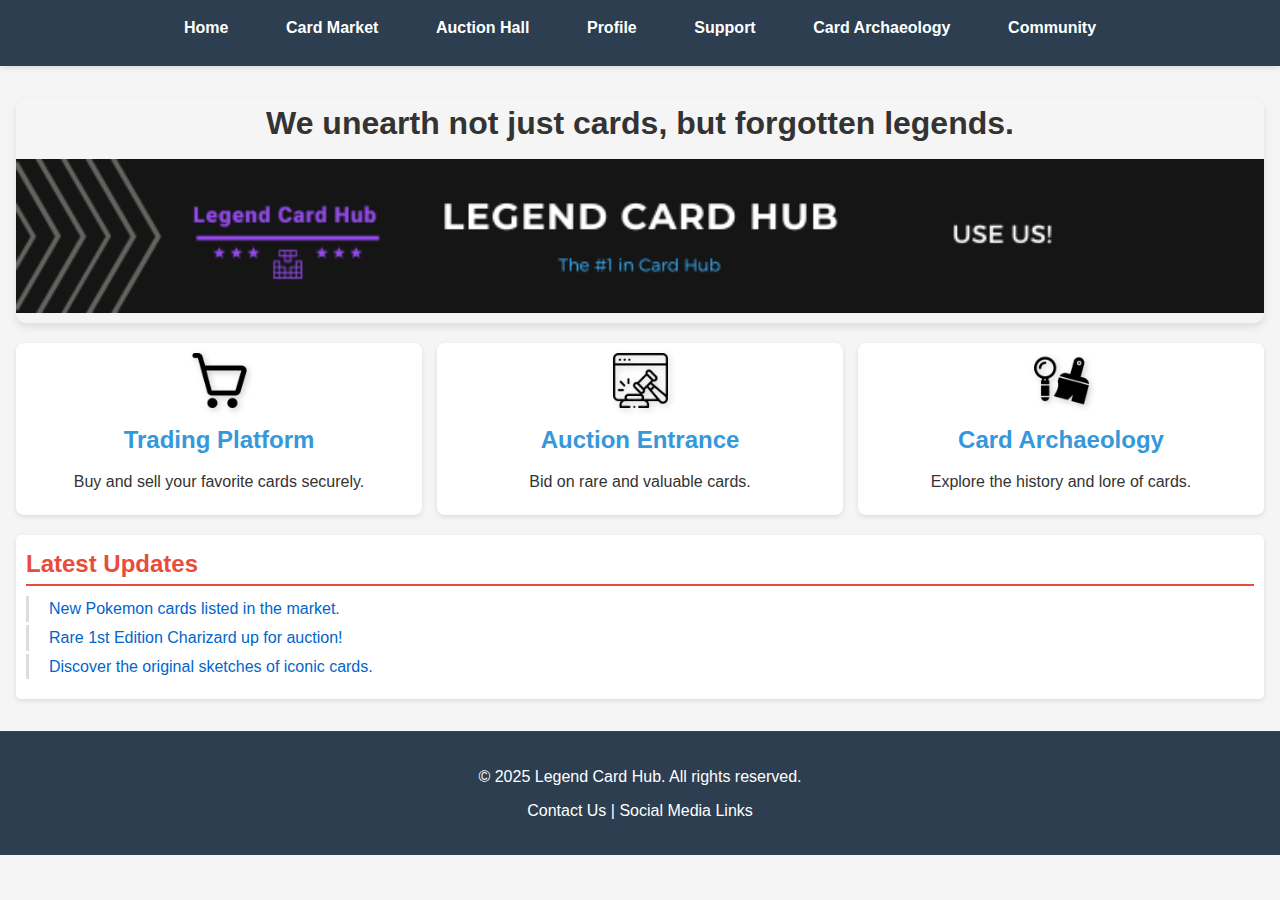
<file: index.html>
<!DOCTYPE html>
<html lang="en">
<head>
    <meta charset="UTF-8">
    <meta name="viewport" content="width=device-width, initial-scale=1.0">
    <title>Legend Card Hub</title>
    <link rel="stylesheet" href="style.css">
</head>
<body>
    <header>
        <nav>
            <ul>
                <li><a href="index.html">Home</a></li>
                <li><a href="market.html">Card Market</a></li>
                <li><a href="auction-ongoing.html">Auction Hall</a></li>
                <li><a href="profile.html">Profile</a></li>
                <li><a href="support.html">Support</a></li>
                <li><a href="archaeology.html">Card Archaeology</a></li>
                <li><a href="community.html">Community</a></li>
            </ul>
        </nav>
    </header>

    <main>
        <section class="banner">
            <h1>We unearth not just cards, but forgotten legends.</h1>
            <img src="placeholder-banner.jpg" alt="Banner Image of Cards" style="max-width: 100%;">
        </section>

        <section class="core-features">
            <div class="feature-item">
                <img src="placeholder-market.png" alt="Card Market Icon">
                <a href="market.html"><h2>Trading Platform</h2></a>
                <p>Buy and sell your favorite cards securely.</p>
            </div>
            <div class="feature-item">
                <img src="placeholder-auction.png" alt="Auction Icon">
                <a href="auction-ongoing.html"><h2>Auction Entrance</h2></a>
                <p>Bid on rare and valuable cards.</p>
            </div>
            <div class="feature-item">
                <img src="placeholder-archaeology.png" alt="Archaeology Icon">
                <a href="archaeology.html"><h2>Card Archaeology</h2></a>
                <p>Explore the history and lore of cards.</p>
            </div>
        </section>

        <section class="latest-updates">
            <h2>Latest Updates</h2>
            <ul>
                <li><a href="https://www.pokemon.com/us/pokemon-tcg">New Pokemon cards listed in the market.</a></li>
                <li><a href="https://edition.cnn.com/2022/03/26/us/pokemon-charizard-auction-trnd/index.html">Rare 1st Edition Charizard up for auction!</a></li>
                <li><a href="https://www.reddit.com/r/PokemonTCG/comments/1blxffn/all_the_pokemon_cards_inspired_by_classic_famous/?rdt=34765">Discover the original sketches of iconic cards.</a></li>
            </ul>
        </section>
    </main>

    <footer>
        <p>&copy; 2025 Legend Card Hub. All rights reserved.</p>
        <p>Contact Us | Social Media Links</p>
    </footer>
  <script src="script.js"></script>
<!--Start of Tawk.to Script-->
<script type="text/javascript">
var Tawk_API=Tawk_API||{}, Tawk_LoadStart=new Date();
(function(){
var s1=document.createElement("script"),s0=document.getElementsByTagName("script")[0];
s1.async=true;
s1.src='https://embed.tawk.to/67e64434c6d6c4190baef1d4/1indnkrg6';
s1.charset='UTF-8';
s1.setAttribute('crossorigin','*');
s0.parentNode.insertBefore(s1,s0);
})();
</script>
<!--End of Tawk.to Script-->
</body>
</html>
</file>
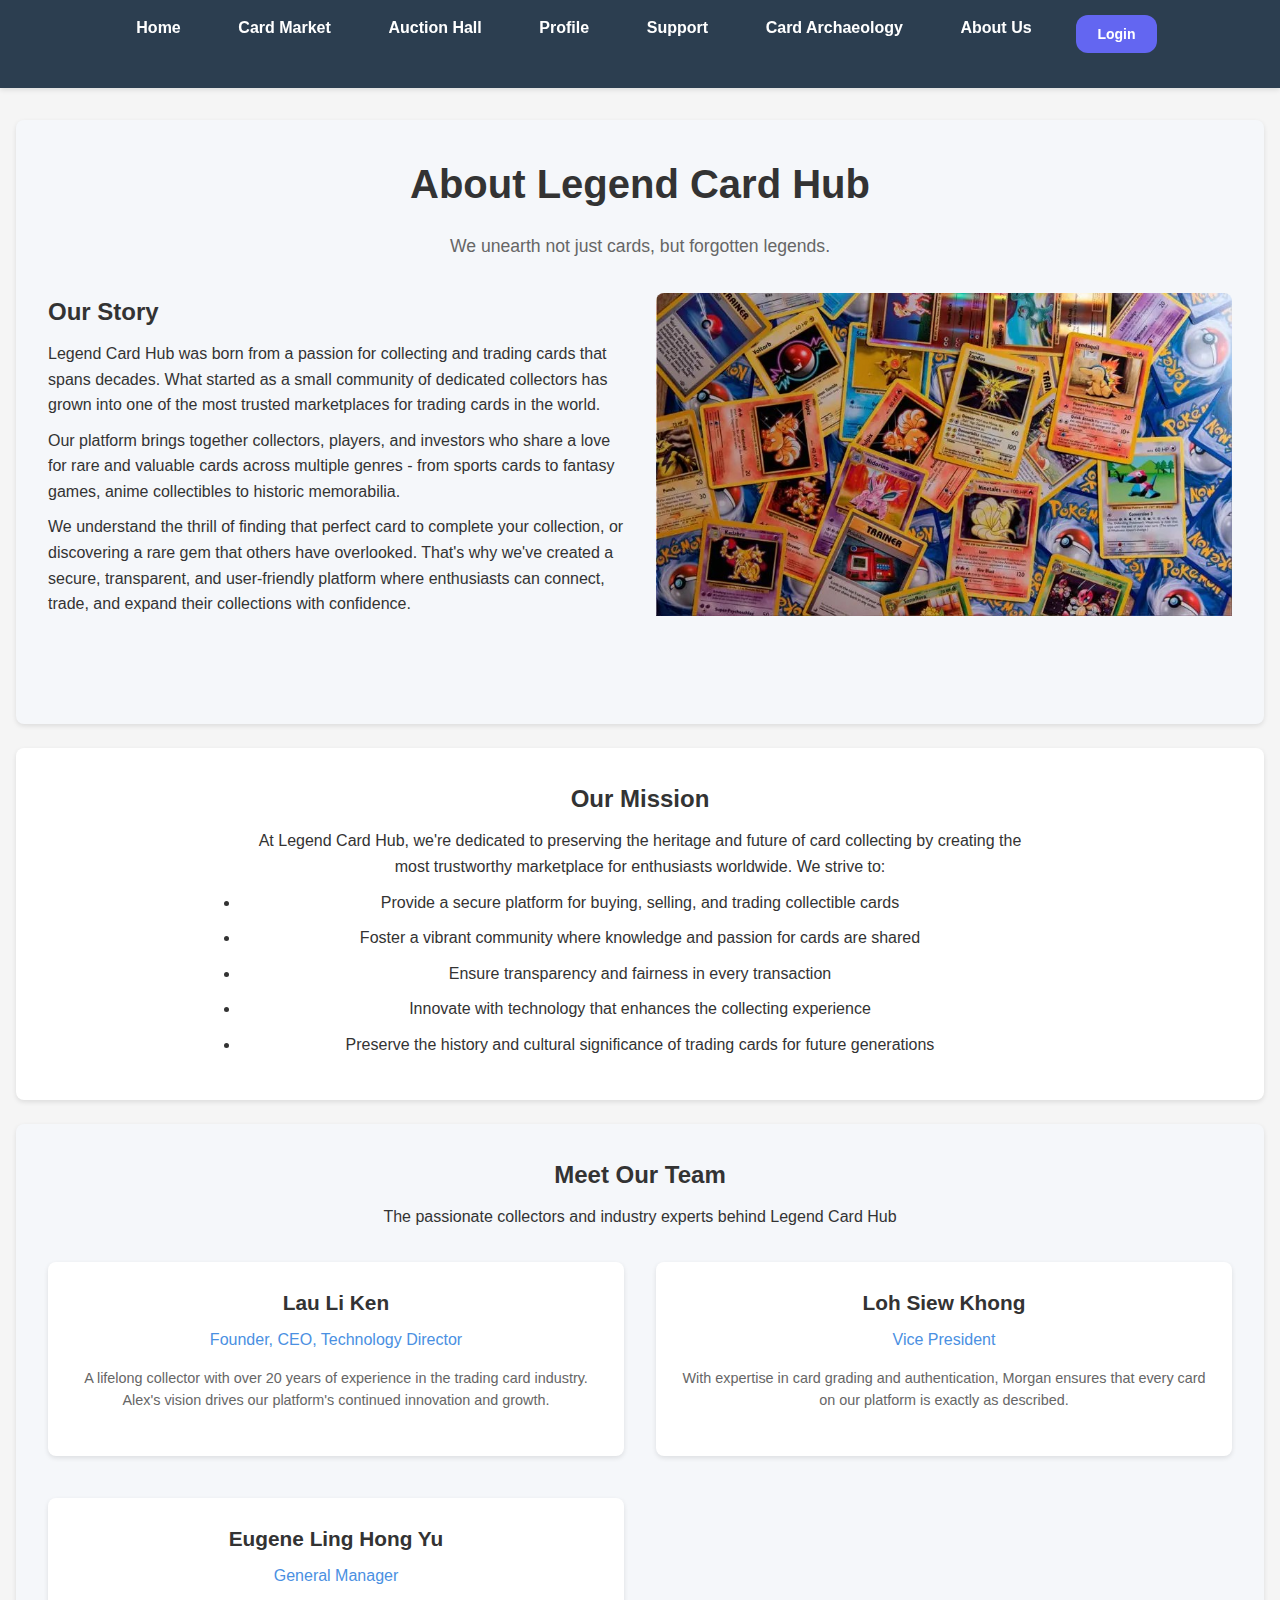
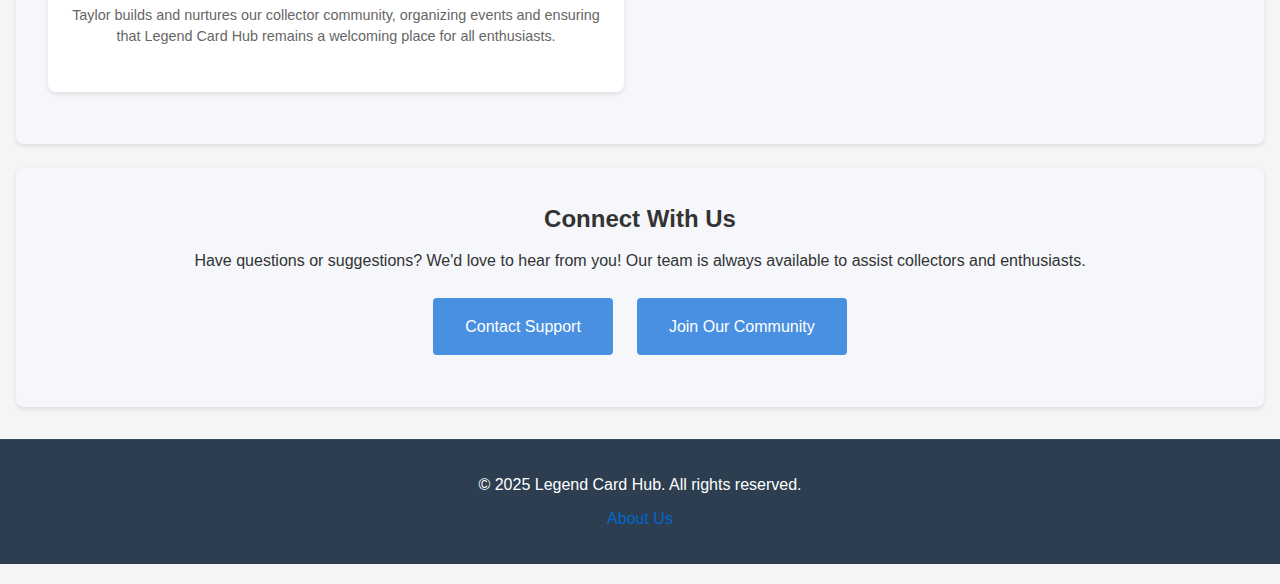
<file: aboutus.html>
<!DOCTYPE html>
<html lang="en">
<head>
    <meta charset="UTF-8">
    <meta name="viewport" content="width=device-width, initial-scale=1.0">
    <title>About Us - Legend Card Hub</title>
    <link rel="stylesheet" href="style.css">
    <link rel="stylesheet" href="login-styles.css">
    <style>
        /* About Us Page Specific Styles */
        .about-section {
            background-color: #f5f7fa;
            padding: 2rem;
            border-radius: 8px;
            margin-bottom: 1.5rem;
            box-shadow: 0 2px 5px rgba(0, 0, 0, 0.1);
        }

        .about-header {
            text-align: center;
            margin-bottom: 2rem;
        }

        .about-header h1 {
            color: #333;
            font-size: 2.5rem;
            margin-bottom: 1rem;
        }

        .about-header p {
            color: #666;
            font-size: 1.1rem;
            max-width: 800px;
            margin: 0 auto;
        }

        .about-content {
            display: flex;
            flex-wrap: wrap;
            gap: 2rem;
            margin-bottom: 3rem;
        }

        .about-text {
            flex: 1;
            min-width: 300px;
        }

        .about-image {
            flex: 1;
            min-width: 300px;
            border-radius: 8px;
            overflow: hidden;
        }

        .about-image img {
            width: 100%;
            height: auto;
            object-fit: cover;
        }

        .mission-section {
            background-color: #fff;
            padding: 2rem;
            border-radius: 8px;
            margin-bottom: 1.5rem;
            box-shadow: 0 2px 5px rgba(0, 0, 0, 0.1);
        }

        .mission-content {
            text-align: center;
            max-width: 800px;
            margin: 0 auto;
        }

        .team-section {
            background-color: #f5f7fa;
            padding: 2rem;
            border-radius: 8px;
            margin-bottom: 1.5rem;
            box-shadow: 0 2px 5px rgba(0, 0, 0, 0.1);
        }

        .team-header {
            text-align: center;
            margin-bottom: 2rem;
        }

        .team-grid {
            display: grid;
            grid-template-columns: repeat(auto-fill, minmax(400px, 1fr));
            gap: 2rem;
        }

        .team-member {
            text-align: center;
            background-color: #fff;
            border-radius: 8px;
            overflow: hidden;
            box-shadow: 0 2px 5px rgba(0, 0, 0, 0.1);
            transition: transform 0.2s ease, box-shadow 0.2s ease;
        }

        .team-member:hover {
            transform: translateY(-5px);
            box-shadow: 0 5px 15px rgba(0, 0, 0, 0.1);
        }

        .member-image {
            width: 100%;
            height: 250px;
            object-fit: cover;
        }

        .member-info {
            padding: 1.5rem;
        }

        .member-name {
            margin: 0 0 0.5rem 0;
            font-size: 1.3rem;
        }

        .member-role {
            color: #4a90e2;
            margin: 0 0 1rem 0;
            font-weight: 500;
        }

        .member-bio {
            color: #666;
            font-size: 0.9rem;
            line-height: 1.5;
        }

        .history-section {
            background-color: #fff;
            padding: 2rem;
            border-radius: 8px;
            margin-bottom: 1.5rem;
            box-shadow: 0 2px 5px rgba(0, 0, 0, 0.1);
        }

        .timeline {
            position: relative;
            max-width: 1000px;
            margin: 2rem auto;
            padding: 1rem 0;
        }

        .timeline::after {
            content: '';
            position: absolute;
            width: 4px;
            background-color: #4a90e2;
            top: 0;
            bottom: 0;
            left: 50%;
            margin-left: -2px;
        }

        .timeline-item {
            padding: 10px 40px;
            position: relative;
            width: 50%;
            box-sizing: border-box;
        }

        .timeline-item:nth-child(odd) {
            left: 0;
        }

        .timeline-item:nth-child(even) {
            left: 50%;
        }

        .timeline-item::after {
            content: '';
            position: absolute;
            width: 20px;
            height: 20px;
            background-color: #fff;
            border: 4px solid #4a90e2;
            border-radius: 50%;
            top: 15px;
            right: -10px;
            z-index: 1;
        }

        .timeline-item:nth-child(even)::after {
            left: -10px;
        }

        .timeline-content {
            padding: 1.5rem;
            background-color: #f5f7fa;
            border-radius: 8px;
            box-shadow: 0 2px 5px rgba(0, 0, 0, 0.1);
        }

        .timeline-year {
            font-weight: bold;
            color: #4a90e2;
            margin-top: 0;
        }

        .contact-section {
            background-color: #f5f7fa;
            padding: 2rem;
            border-radius: 8px;
            text-align: center;
            margin-bottom: 1.5rem;
            box-shadow: 0 2px 5px rgba(0, 0, 0, 0.1);
        }

        .contact-buttons {
            display: flex;
            justify-content: center;
            gap: 1.5rem;
            margin-top: 1.5rem;
            flex-wrap: wrap;
        }

        .contact-button {
            display: inline-block;
            padding: 1rem 2rem;
            background-color: #4a90e2;
            color: white;
            text-decoration: none;
            border-radius: 4px;
            font-weight: 500;
            transition: background-color 0.2s ease;
        }

        .contact-button:hover {
            background-color: #3a80d2;
        }

        /* Dark mode specifics */
        body.dark-mode .about-section,
        body.dark-mode .team-section,
        body.dark-mode .contact-section {
            background-color: #2a2a2a;
        }

        body.dark-mode .mission-section,
        body.dark-mode .history-section {
            background-color: #222;
        }

        body.dark-mode .team-member {
            background-color: #333;
        }

        body.dark-mode .timeline-content {
            background-color: #333;
        }

        body.dark-mode .about-header h1,
        body.dark-mode h2,
        body.dark-mode h3 {
            color: #e0e0e0;
        }

        body.dark-mode .about-header p,
        body.dark-mode p,
        body.dark-mode .member-bio {
            color: #bbb;
        }

        /* Responsive adjustments */
        @media (max-width: 768px) {
            .timeline::after {
                left: 31px;
            }
            
            .timeline-item {
                width: 100%;
                padding-left: 70px;
                padding-right: 25px;
            }
            
            .timeline-item:nth-child(even) {
                left: 0;
            }
            
            .timeline-item::after {
                left: 21px;
            }
            
            .timeline-item:nth-child(even)::after {
                left: 21px;
            }
        }
    </style>
</head>
<body>
    <header>
        <nav>
            <ul>
                <li><a href="index.html">Home</a></li>
                <li><a href="market.html">Card Market</a></li>
                <li><a href="auction-ongoing.html">Auction Hall</a></li>
                <li><a href="profile.html">Profile</a></li>
                <li><a href="support.html">Support</a></li>
                <li><a href="archaeology.html">Card Archaeology</a></li>
                <li><a href="aboutus.html">About Us</a></li>
                <li class="auth-buttons">
                    <button id="login-btn">Login</button>
                    <button id="logout-btn" style="display: none;">Logout</button>
                    <span id="user-display" style="display: none;">Welcome, <span id="username-display"></span>!</span>
                </li>
            </ul>
        </nav>
    </header>

    <main>
        <section class="about-section">
            <div class="about-header">
                <h1>About Legend Card Hub</h1>
                <p>We unearth not just cards, but forgotten legends.</p>
            </div>
            
            <div class="about-content">
                <div class="about-text">
                    <h2>Our Story</h2>
                    <p>Legend Card Hub was born from a passion for collecting and trading cards that spans decades. What started as a small community of dedicated collectors has grown into one of the most trusted marketplaces for trading cards in the world.</p>
                    <p>Our platform brings together collectors, players, and investors who share a love for rare and valuable cards across multiple genres - from sports cards to fantasy games, anime collectibles to historic memorabilia.</p>
                    <p>We understand the thrill of finding that perfect card to complete your collection, or discovering a rare gem that others have overlooked. That's why we've created a secure, transparent, and user-friendly platform where enthusiasts can connect, trade, and expand their collections with confidence.</p>
                </div>
                <div class="about-image">
                    <img src="placeholder-pokemon card.jpg" alt="Legend Card Hub Marketplace">
                </div>
            </div>
        </section>

        <section class="mission-section">
            <div class="mission-content">
                <h2>Our Mission</h2>
                <p>At Legend Card Hub, we're dedicated to preserving the heritage and future of card collecting by creating the most trustworthy marketplace for enthusiasts worldwide. We strive to:</p>
                <ul>
                    <li>Provide a secure platform for buying, selling, and trading collectible cards</li>
                    <li>Foster a vibrant community where knowledge and passion for cards are shared</li>
                    <li>Ensure transparency and fairness in every transaction</li>
                    <li>Innovate with technology that enhances the collecting experience</li>
                    <li>Preserve the history and cultural significance of trading cards for future generations</li>
                </ul>
            </div>
        </section>

        <section class="team-section">
            <div class="team-header">
                <h2>Meet Our Team</h2>
                <p>The passionate collectors and industry experts behind Legend Card Hub</p>
            </div>
            <div class="team-grid">
                <div class="team-member">
                    <div class="member-info">
                        <h3 class="member-name">Lau Li Ken</h3>
                        <p class="member-role">Founder, CEO, Technology Director</p>
                        <p class="member-bio">A lifelong collector with over 20 years of experience in the trading card industry. Alex's vision drives our platform's continued innovation and growth.</p>
                    </div>
                </div>
                
                <div class="team-member">
                    <div class="member-info">
                        <h3 class="member-name">Loh Siew Khong</h3>
                        <p class="member-role">Vice President</p>
                        <p class="member-bio">With expertise in card grading and authentication, Morgan ensures that every card on our platform is exactly as described.</p>
                    </div>
                </div>
                
                <div class="team-member">
                    <div class="member-info">
                        <h3 class="member-name">Eugene Ling Hong Yu</h3>
                        <p class="member-role">General Manager</p>
                        <p class="member-bio">Taylor builds and nurtures our collector community, organizing events and ensuring that Legend Card Hub remains a welcoming place for all enthusiasts.</p>
                    </div>
                </div>
            </div>
        </section>

        <section class="contact-section">
            <h2>Connect With Us</h2>
            <p>Have questions or suggestions? We'd love to hear from you! Our team is always available to assist collectors and enthusiasts.</p>
            <div class="contact-buttons">
                <a href="support.html" class="contact-button">Contact Support</a>
                <a href="https://discord.gg/EwYqhcFq" class="contact-button">Join Our Community</a>
            </div>
        </section>
    </main>

    <footer>
        <p>&copy; 2025 Legend Card Hub. All rights reserved.</p>
        <p><a href="aboutus.html">About Us</a></p>
    </footer>

    <script src="script.js"></script>
    <script>
        // Dark mode toggle functionality
        document.addEventListener('DOMContentLoaded', function() {
            const darkModeToggle = document.getElementById('dark-mode-toggle');
            if (darkModeToggle) {
                darkModeToggle.addEventListener('click', function() {
                    document.body.classList.toggle('dark-mode');
                });
            }
        });
    </script>
  <script src="script.js"></script>
  <script src="login-component.js"></script>
<!--Start of Tawk.to Script-->
<script type="text/javascript">
var Tawk_API=Tawk_API||{}, Tawk_LoadStart=new Date();
(function(){
var s1=document.createElement("script"),s0=document.getElementsByTagName("script")[0];
s1.async=true;
s1.src='https://embed.tawk.to/67e64434c6d6c4190baef1d4/1indnkrg6';
s1.charset='UTF-8';
s1.setAttribute('crossorigin','*');
s0.parentNode.insertBefore(s1,s0);
})();
</script>
<!--End of Tawk.to Script-->
</body>
</html>
</file>
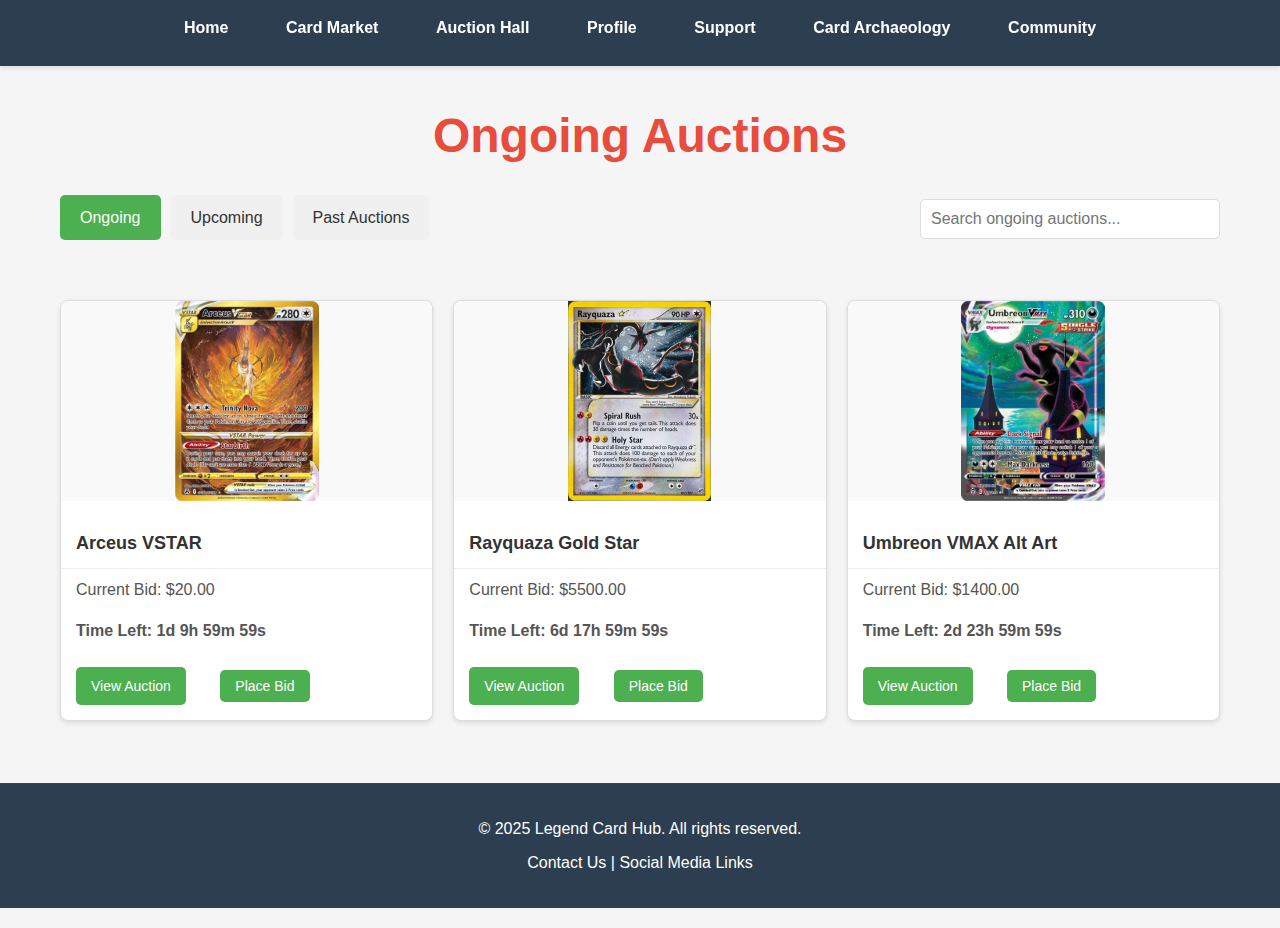
<file: auction-ongoing.html>
<!DOCTYPE html>
<html lang="en">
<head>
    <meta charset="UTF-8">
    <meta name="viewport" content="width=device-width, initial-scale=1.0">
    <title>Ongoing Auctions - Legend Card Hub</title>
    <link rel="stylesheet" href="style.css">
</head>
<body>
    <header>
        <nav>
            <ul>
                <li><a href="index.html">Home</a></li>
                <li><a href="market.html">Card Market</a></li>
                <li><a href="auction-ongoing.html">Auction Hall</a></li>
                <li><a href="profile.html">Profile</a></li>
                <li><a href="support.html">Support</a></li>
                <li><a href="archaeology.html">Card Archaeology</a></li>
                <li><a href="community.html">Community</a></li>
            </ul>
        </nav>
    </header>

    <main>
        <section class="auction-header">
            <h1>Ongoing Auctions</h1>
            <div class="auction-controls">
                <div class="auction-navigation">
                    <a href="auction-ongoing.html" class="active">Ongoing</a>
                    <a href="auction-upcoming.html">Upcoming</a>
                    <a href="auction-past.html">Past Auctions</a>
                </div>
                <div class="auction-search-container">
                    <input type="text" class="auction-search" placeholder="Search ongoing auctions...">
                </div>
            </div>
        </section>

        <section class="auction-listings">
            <div class="auction-item" data-id="1">
                <img src="placeholder-Arceus VSTAR.jpg" alt="Arceus VSTAR">
                <h3>Arceus VSTAR</h3>
                <p>Current Bid: $20.00</p>
                <p class="time-info countdown" data-time-left="122400">Time Left: Loading...</p>
                <a href="https://www.pricecharting.com/game/pokemon-crown-zenith/arceus-vstar-gg70" class="view-auction-btn">View Auction</a>
                <button class="place-bid-btn" data-auction-id="1">Place Bid</button>
            </div>
            <div class="auction-item" data-id="2">
                <img src="placeholder-Rayquaza Gold Star.jpg" alt="Rayquaza Gold Star">
                <h3>Rayquaza Gold Star</h3>
                <p>Current Bid: $5500.00</p>
                <p class="time-info countdown" data-time-left="583200">Time Left: Loading...</p>
                <a href="https://www.pricecharting.com/game/pokemon-deoxys/rayquaza-gold-star-107?q=rayquaza+gold+star" class="view-auction-btn">View Auction</a>
                <button class="place-bid-btn" data-auction-id="2">Place Bid</button>
            </div>
            <div class="auction-item" data-id="3">
                <img src="placeholder-Umbreon VMAX Alt Art.jpg" alt="Umbreon VMAX Alt Art">
                <h3>Umbreon VMAX Alt Art</h3>
                <p>Current Bid: $1400.00</p>
                <p class="time-info countdown" data-time-left="259200">Time Left: Loading...</p>
                <a href="https://www.pricecharting.com/game/pokemon-evolving-skies/umbreon-vmax-215" class="view-auction-btn">View Auction</a>
                <button class="place-bid-btn" data-auction-id="3">Place Bid</button>
            </div>
        </section>
    </main>

    <footer>
        <p>&copy; 2025 Legend Card Hub. All rights reserved.</p>
        <p>Contact Us | Social Media Links</p>
    </footer>
    
    <script src="auction-ongoing.js"></script>
    <!--Start of Tawk.to Script-->
    <script type="text/javascript">
    var Tawk_API=Tawk_API||{}, Tawk_LoadStart=new Date();
    (function(){
    var s1=document.createElement("script"),s0=document.getElementsByTagName("script")[0];
    s1.async=true;
    s1.src='https://embed.tawk.to/67e64434c6d6c4190baef1d4/1indnkrg6';
    s1.charset='UTF-8';
    s1.setAttribute('crossorigin','*');
    s0.parentNode.insertBefore(s1,s0);
    })();
    </script>
    <!--End of Tawk.to Script-->
</body>
</html>
</file>
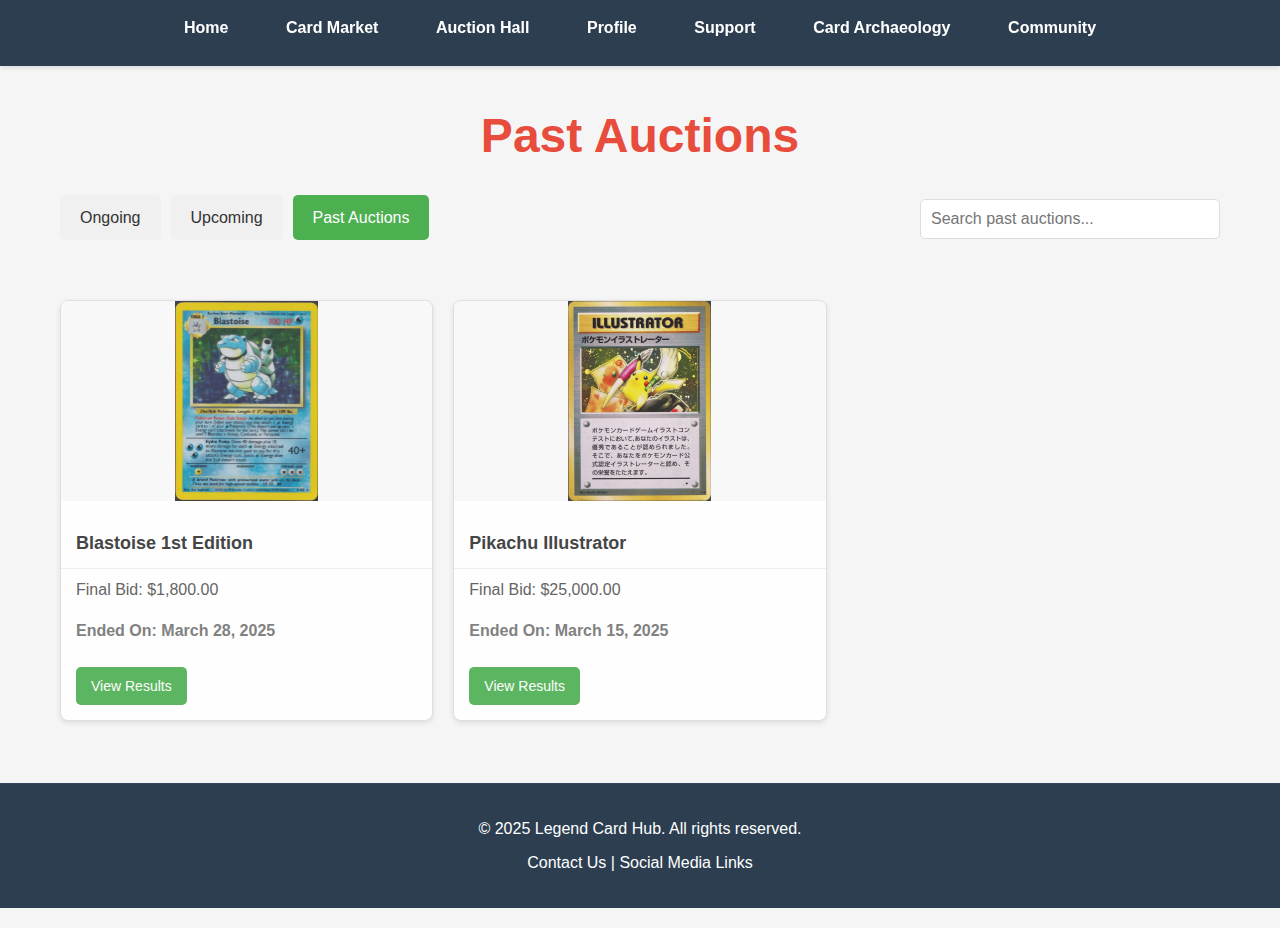
<file: auction-past.html>
<!DOCTYPE html>
<html lang="en">
<head>
    <meta charset="UTF-8">
    <meta name="viewport" content="width=device-width, initial-scale=1.0">
    <title>Past Auctions - Legend Card Hub</title>
    <link rel="stylesheet" href="style.css">
</head>
<body>
    <header>
        <nav>
            <ul>
                <li><a href="index.html">Home</a></li>
                <li><a href="market.html">Card Market</a></li>
                <li><a href="auction-ongoing.html">Auction Hall</a></li>
                <li><a href="profile.html">Profile</a></li>
                <li><a href="support.html">Support</a></li>
                <li><a href="archaeology.html">Card Archaeology</a></li>
                <li><a href="community.html">Community</a></li>
            </ul>
        </nav>
    </header>

    <main>
        <section class="auction-header">
            <h1>Past Auctions</h1>
            <div class="auction-controls">
                <div class="auction-navigation">
                    <a href="auction-ongoing.html">Ongoing</a>
                    <a href="auction-upcoming.html">Upcoming</a>
                    <a href="auction-past.html" class="active">Past Auctions</a>
                </div>
                <div class="auction-search-container">
                    <input type="text" class="auction-search" placeholder="Search past auctions...">
                </div>
            </div>
        </section>

        <section class="auction-listings">
            <div class="auction-item past-item" data-id="6">
                <img src="placeholder-Blastoise Base Set.jpg" alt="Blastoise 1st Edition">
                <h3>Blastoise 1st Edition</h3>
                <p>Final Bid: $1,800.00</p>
                <p class="time-info">Ended On: March 28, 2025</p>
                <a href="#auction-6" class="view-results-btn">View Results</a>
            </div>
            <div class="auction-item past-item" data-id="7">
                <img src="placeholder-Pikachu Illustrator.jpg" alt="Pikachu Illustrator">
                <h3>Pikachu Illustrator</h3>
                <p>Final Bid: $25,000.00</p>
                <p class="time-info">Ended On: March 15, 2025</p>
                <a href="#auction-7" class="view-results-btn">View Results</a>
            </div>
        </section>
    </main>

    <footer>
        <p>&copy; 2025 Legend Card Hub. All rights reserved.</p>
        <p>Contact Us | Social Media Links</p>
    </footer>
    
    <script src="auction-past.js"></script>
    <!--Start of Tawk.to Script-->
    <script type="text/javascript">
    var Tawk_API=Tawk_API||{}, Tawk_LoadStart=new Date();
    (function(){
    var s1=document.createElement("script"),s0=document.getElementsByTagName("script")[0];
    s1.async=true;
    s1.src='https://embed.tawk.to/67e64434c6d6c4190baef1d4/1indnkrg6';
    s1.charset='UTF-8';
    s1.setAttribute('crossorigin','*');
    s0.parentNode.insertBefore(s1,s0);
    })();
    </script>
    <!--End of Tawk.to Script-->
</body>
</html>
</file>
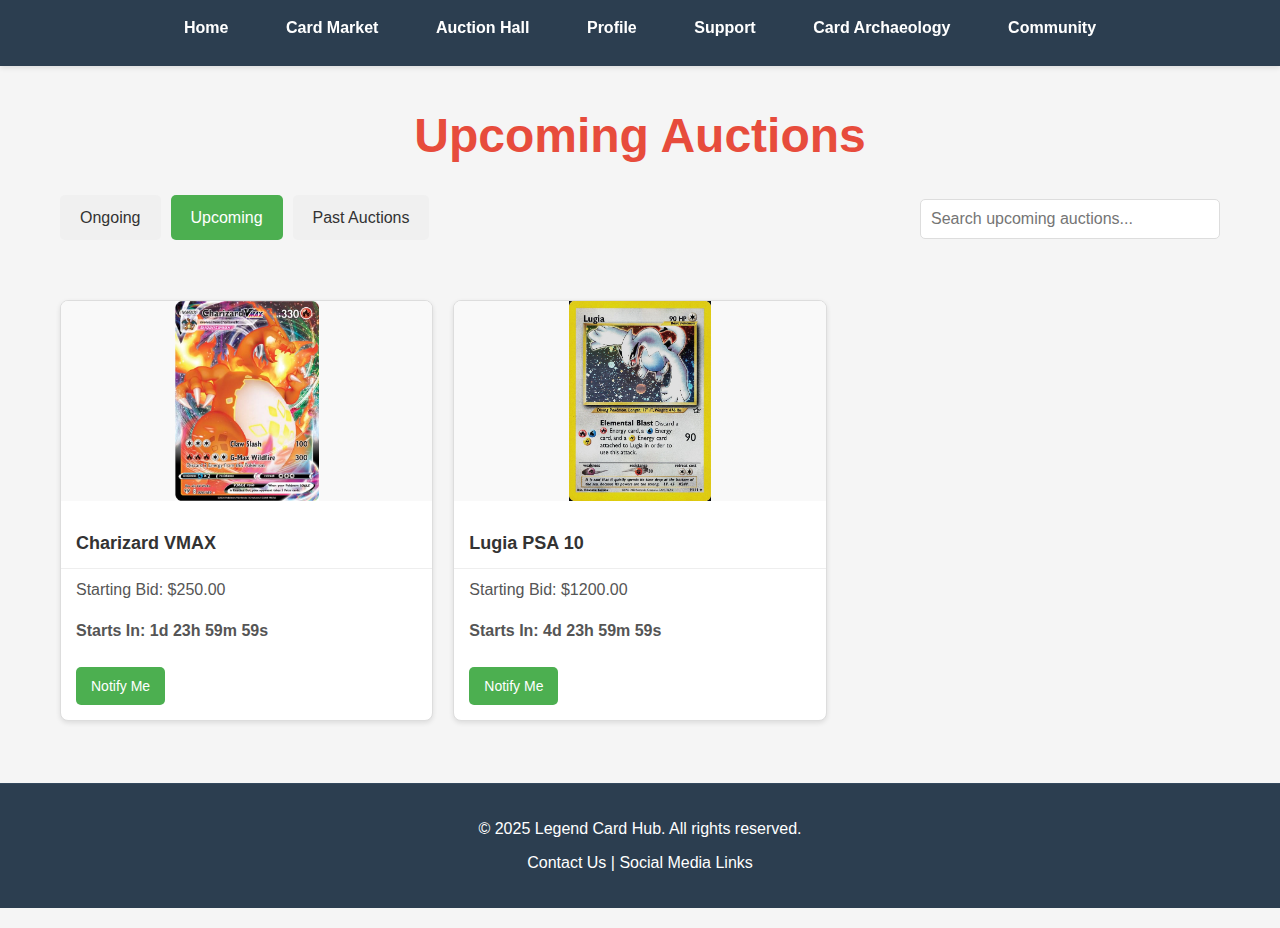
<file: auction-upcoming.html>
<!DOCTYPE html>
<html lang="en">
<head>
    <meta charset="UTF-8">
    <meta name="viewport" content="width=device-width, initial-scale=1.0">
    <title>Upcoming Auctions - Legend Card Hub</title>
    <link rel="stylesheet" href="style.css">
</head>
<body>
    <header>
        <nav>
            <ul>
                <li><a href="index.html">Home</a></li>
                <li><a href="market.html">Card Market</a></li>
                <li><a href="auction-ongoing.html">Auction Hall</a></li>
                <li><a href="profile.html">Profile</a></li>
                <li><a href="support.html">Support</a></li>
                <li><a href="archaeology.html">Card Archaeology</a></li>
                <li><a href="community.html">Community</a></li>
            </ul>
        </nav>
    </header>

    <main>
        <section class="auction-header">
            <h1>Upcoming Auctions</h1>
            <div class="auction-controls">
                <div class="auction-navigation">
                    <a href="auction-ongoing.html">Ongoing</a>
                    <a href="auction-upcoming.html" class="active">Upcoming</a>
                    <a href="auction-past.html">Past Auctions</a>
                </div>
                <div class="auction-search-container">
                    <input type="text" class="auction-search" placeholder="Search upcoming auctions...">
                </div>
            </div>
        </section>

        <section class="auction-listings">
            <div class="auction-item" data-id="4">
                <img src="placeholder-Charizard VMAX.jpg" alt="Charizard VMAX">
                <h3>Charizard VMAX</h3>
                <p>Starting Bid: $250.00</p>
                <p class="time-info countdown-start" data-starts-in="172800">Starts In: Loading...</p>
                <a href="#auction-4" class="notify-btn">Notify Me</a>
            </div>
            <div class="auction-item" data-id="5">
                <img src="placeholder-Lugia.jpg" alt="Lugia PSA 10">
                <h3>Lugia PSA 10</h3>
                <p>Starting Bid: $1200.00</p>
                <p class="time-info countdown-start" data-starts-in="432000">Starts In: Loading...</p>
                <a href="#auction-5" class="notify-btn">Notify Me</a>
            </div>
        </section>
    </main>

    <footer>
        <p>&copy; 2025 Legend Card Hub. All rights reserved.</p>
        <p>Contact Us | Social Media Links</p>
    </footer>
    
    <script src="auction-upcoming.js"></script>
    <!--Start of Tawk.to Script-->
    <script type="text/javascript">
    var Tawk_API=Tawk_API||{}, Tawk_LoadStart=new Date();
    (function(){
    var s1=document.createElement("script"),s0=document.getElementsByTagName("script")[0];
    s1.async=true;
    s1.src='https://embed.tawk.to/67e64434c6d6c4190baef1d4/1indnkrg6';
    s1.charset='UTF-8';
    s1.setAttribute('crossorigin','*');
    s0.parentNode.insertBefore(s1,s0);
    })();
    </script>
    <!--End of Tawk.to Script-->
</body>
</html>
</file>
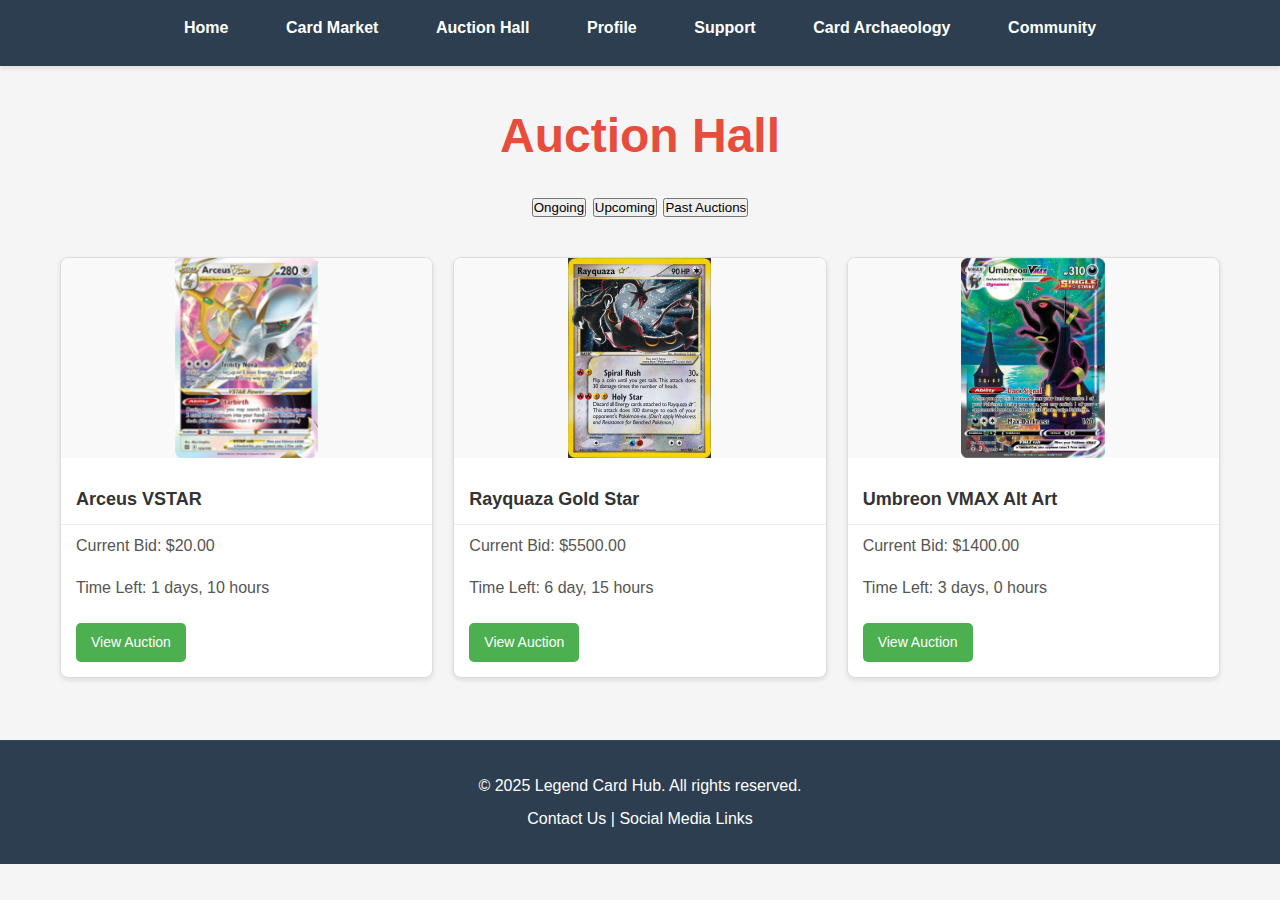
<file: auction.html>
<!DOCTYPE html>
<html lang="en">
<head>
    <meta charset="UTF-8">
    <meta name="viewport" content="width=device-width, initial-scale=1.0">
    <title>Auction Hall - Legend Card Hub</title>
    <link rel="stylesheet" href="style.css">
</head>
<body>
    <header>
        <nav>
            <ul>
                <li><a href="index.html">Home</a></li>
                <li><a href="market.html">Card Market</a></li>
                <li><a href="auction.html">Auction Hall</a></li>
                <li><a href="profile.html">Profile</a></li>
                <li><a href="support.html">Support</a></li>
                <li><a href="archaeology.html">Card Archaeology</a></li>
                <li><a href="community.html">Community</a></li>
            </ul>
        </nav>
    </header>

    <main>
        <section class="auction-header">
            <h1>Auction Hall</h1>
            <div class="auction-status-tabs">
                <button class="active">Ongoing</button>
                <button>Upcoming</button>
                <button>Past Auctions</button>
            </div>
        </section>

        <section class="auction-listings">
            <div class="auction-item">
                <img src="placeholder-Arceus VSTAR.png" alt="Auction Card Image">
                <h3>Arceus VSTAR</h3>
                <p>Current Bid: $20.00</p>
                <p>Time Left: 1 days, 10 hours</p>
                <a href="#">View Auction</a>
            </div>
            <div class="auction-item">
                <img src="placeholder-Rayquaza Gold Star.jpg" alt="Auction Card Image">
                <h3>Rayquaza Gold Star</h3>
                <p>Current Bid: $5500.00</p>
                <p>Time Left: 6 day, 15 hours</p>
                <a href="#">View Auction</a>
            </div>
            <div class="auction-item">
                <img src="placeholder-Umbreon VMAX Alt Art.jpg" alt="Auction Card Image">
                <h3>Umbreon VMAX Alt Art</h3>
                <p>Current Bid: $1400.00</p>
                <p>Time Left: 3 days, 0 hours</p>
                <a href="#">View Auction</a>
            </div>
            </section>
    </main>

    <footer>
        <p>&copy; 2025 Legend Card Hub. All rights reserved.</p>
        <p>Contact Us | Social Media Links</p>
    </footer>
  <script src="script.js"></script>
<!--Start of Tawk.to Script-->
<script type="text/javascript">
var Tawk_API=Tawk_API||{}, Tawk_LoadStart=new Date();
(function(){
var s1=document.createElement("script"),s0=document.getElementsByTagName("script")[0];
s1.async=true;
s1.src='https://embed.tawk.to/67e64434c6d6c4190baef1d4/1indnkrg6';
s1.charset='UTF-8';
s1.setAttribute('crossorigin','*');
s0.parentNode.insertBefore(s1,s0);
})();
</script>
<!--End of Tawk.to Script-->
</body>
</html>
</file>
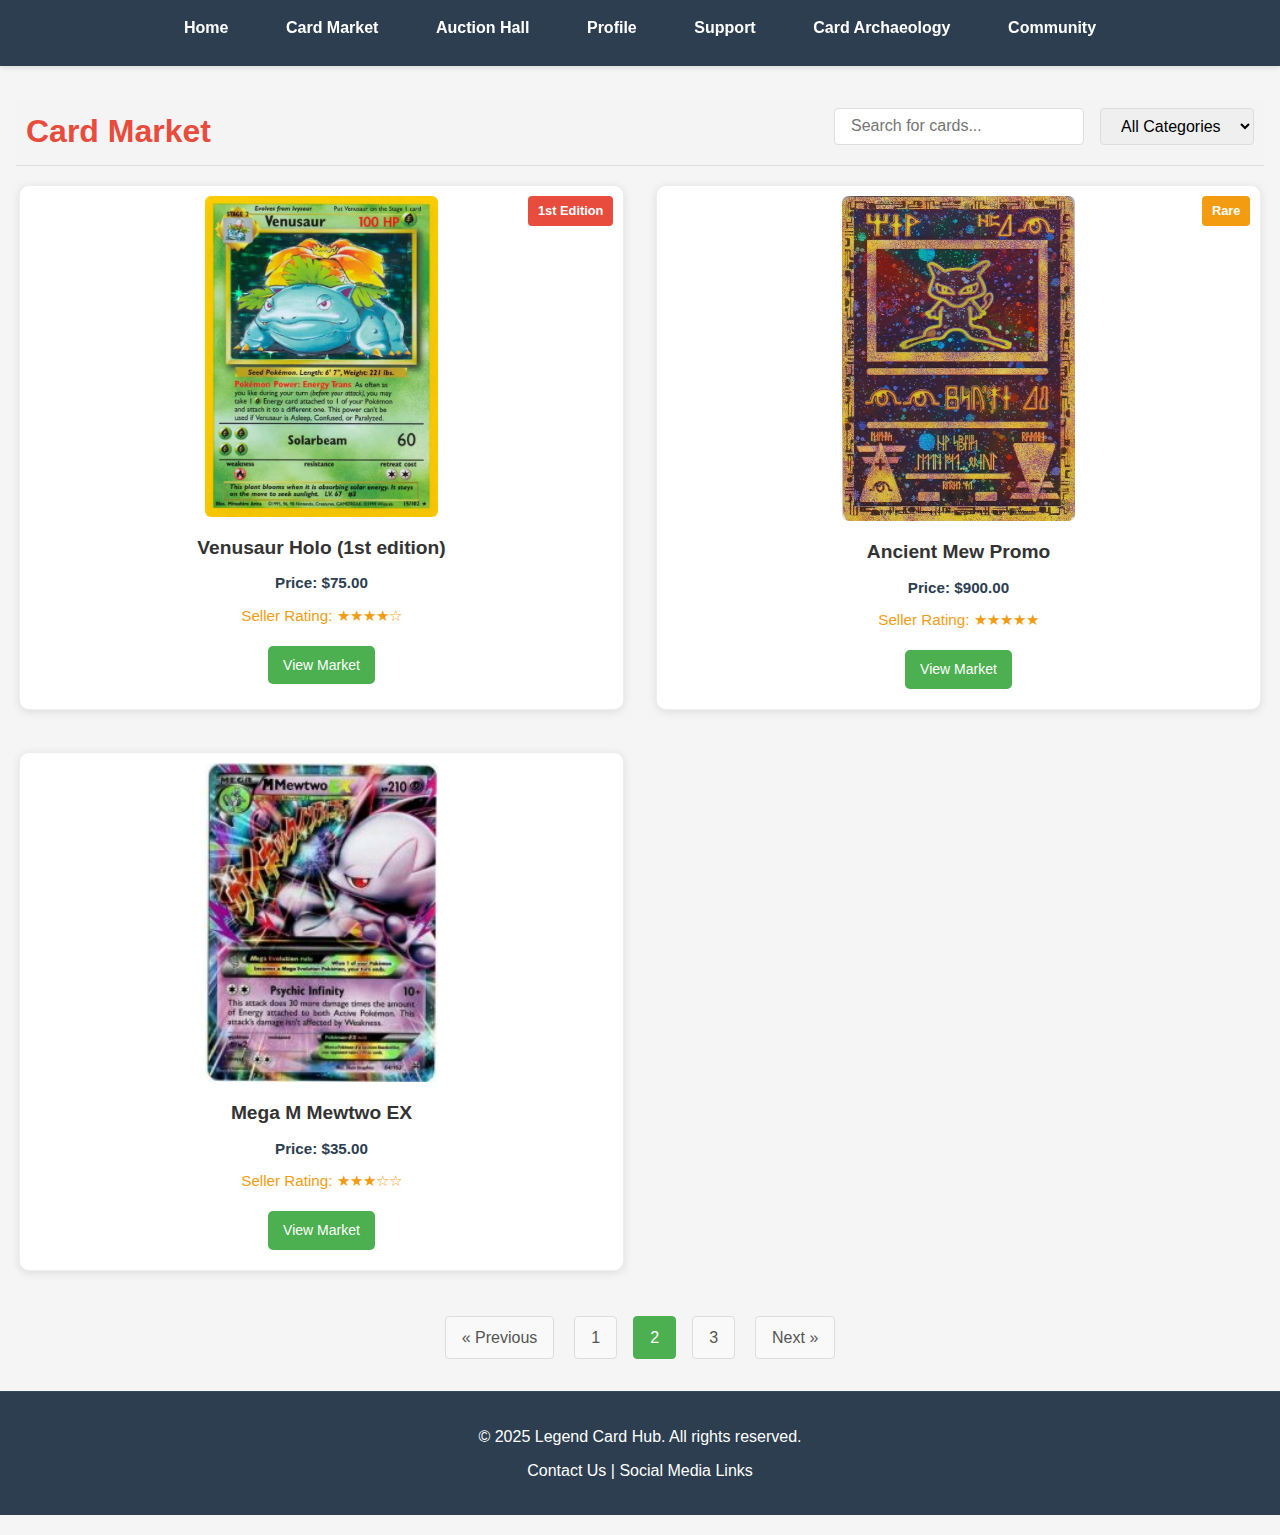
<file: market-page2.html>
<!DOCTYPE html>
<html lang="en">
<head>
    <meta charset="UTF-8">
    <meta name="viewport" content="width=device-width, initial-scale=1.0">
    <title>Card Market - Page 2 - Legend Card Hub</title>
    <link rel="stylesheet" href="style.css">
</head>
<body>
    <header>
        <nav>
            <ul>
                <li><a href="index.html">Home</a></li>
                <li><a href="market.html">Card Market</a></li>
                <li><a href="auction-ongoing.html">Auction Hall</a></li>
                <li><a href="profile.html">Profile</a></li>
                <li><a href="support.html">Support</a></li>
                <li><a href="archaeology.html">Card Archaeology</a></li>
                <li><a href="community.html">Community</a></li>
            </ul>
        </nav>
    </header>
    <main>
        <section class="market-header">
            <h1>Card Market</h1>
            <div class="search-filter">
                <input type="text" placeholder="Search for cards...">
                <select>
                    <option value="">All Categories</option>
                    <option value="pokemon">Pokemon</option>
                    <option value="rare">Rare Cards</option>
                    <option value="first-edition">First Edition</option>
                </select>
            </div>
        </section>
        <section class="card-listings">
            <div class="card-item">
                <img src="placeholder-Venusaur Holo.jpg" alt="Card Image">
                <h3>Venusaur Holo (1st edition)</h3>
                <p>Price: $75.00</p>
                <p>Seller Rating: ★★★★☆</p>
		<a href="https://www.pricecharting.com/game/pokemon-base-set/venusaur-15" class="view-auction-btn">View Market</a>
            </div>
            <div class="card-item">
                <img src="placeholder-Ancient Mew Promo.jpg" alt="Card Image">
                <h3>Ancient Mew Promo</h3>
                <p>Price: $900.00</p>
                <p>Seller Rating: ★★★★★</p>
		<a href="https://www.pricecharting.com/game/pokemon-promo/ancient-mew" class="view-auction-btn">View Market</a>
            </div>
            <div class="card-item">
                <img src="placeholder-Mega M Mewtwo EX.jpg" alt="Card Image">
                <h3>Mega M Mewtwo EX</h3>
                <p>Price: $35.00</p>
                <p>Seller Rating: ★★★☆☆</p>
		<a href="https://www.pricecharting.com/game/pokemon-breakthrough/m-mewtwo-ex-64" class="view-auction-btn">View Market</a>
            </div>
        </section>
        <div class="pagination">
            <a href="market.html">&laquo; Previous</a>
            <a href="market.html">1</a>
            <a href="market-page2.html" class="active">2</a>
            <a href="market-page3.html">3</a>
            <a href="market-page3.html">Next &raquo;</a>
        </div>
    </main>
    <footer>
        <p>&copy; 2025 Legend Card Hub. All rights reserved.</p>
        <p>Contact Us | Social Media Links</p>
    </footer>
    <script src="market.js" defer></script>
<!--Start of Tawk.to Script-->
<script type="text/javascript">
var Tawk_API=Tawk_API||{}, Tawk_LoadStart=new Date();
(function(){
var s1=document.createElement("script"),s0=document.getElementsByTagName("script")[0];
s1.async=true;
s1.src='https://embed.tawk.to/67e64434c6d6c4190baef1d4/1indnkrg6';
s1.charset='UTF-8';
s1.setAttribute('crossorigin','*');
s0.parentNode.insertBefore(s1,s0);
})();
</script>
<!--End of Tawk.to Script-->
</body>
</html>
</file>
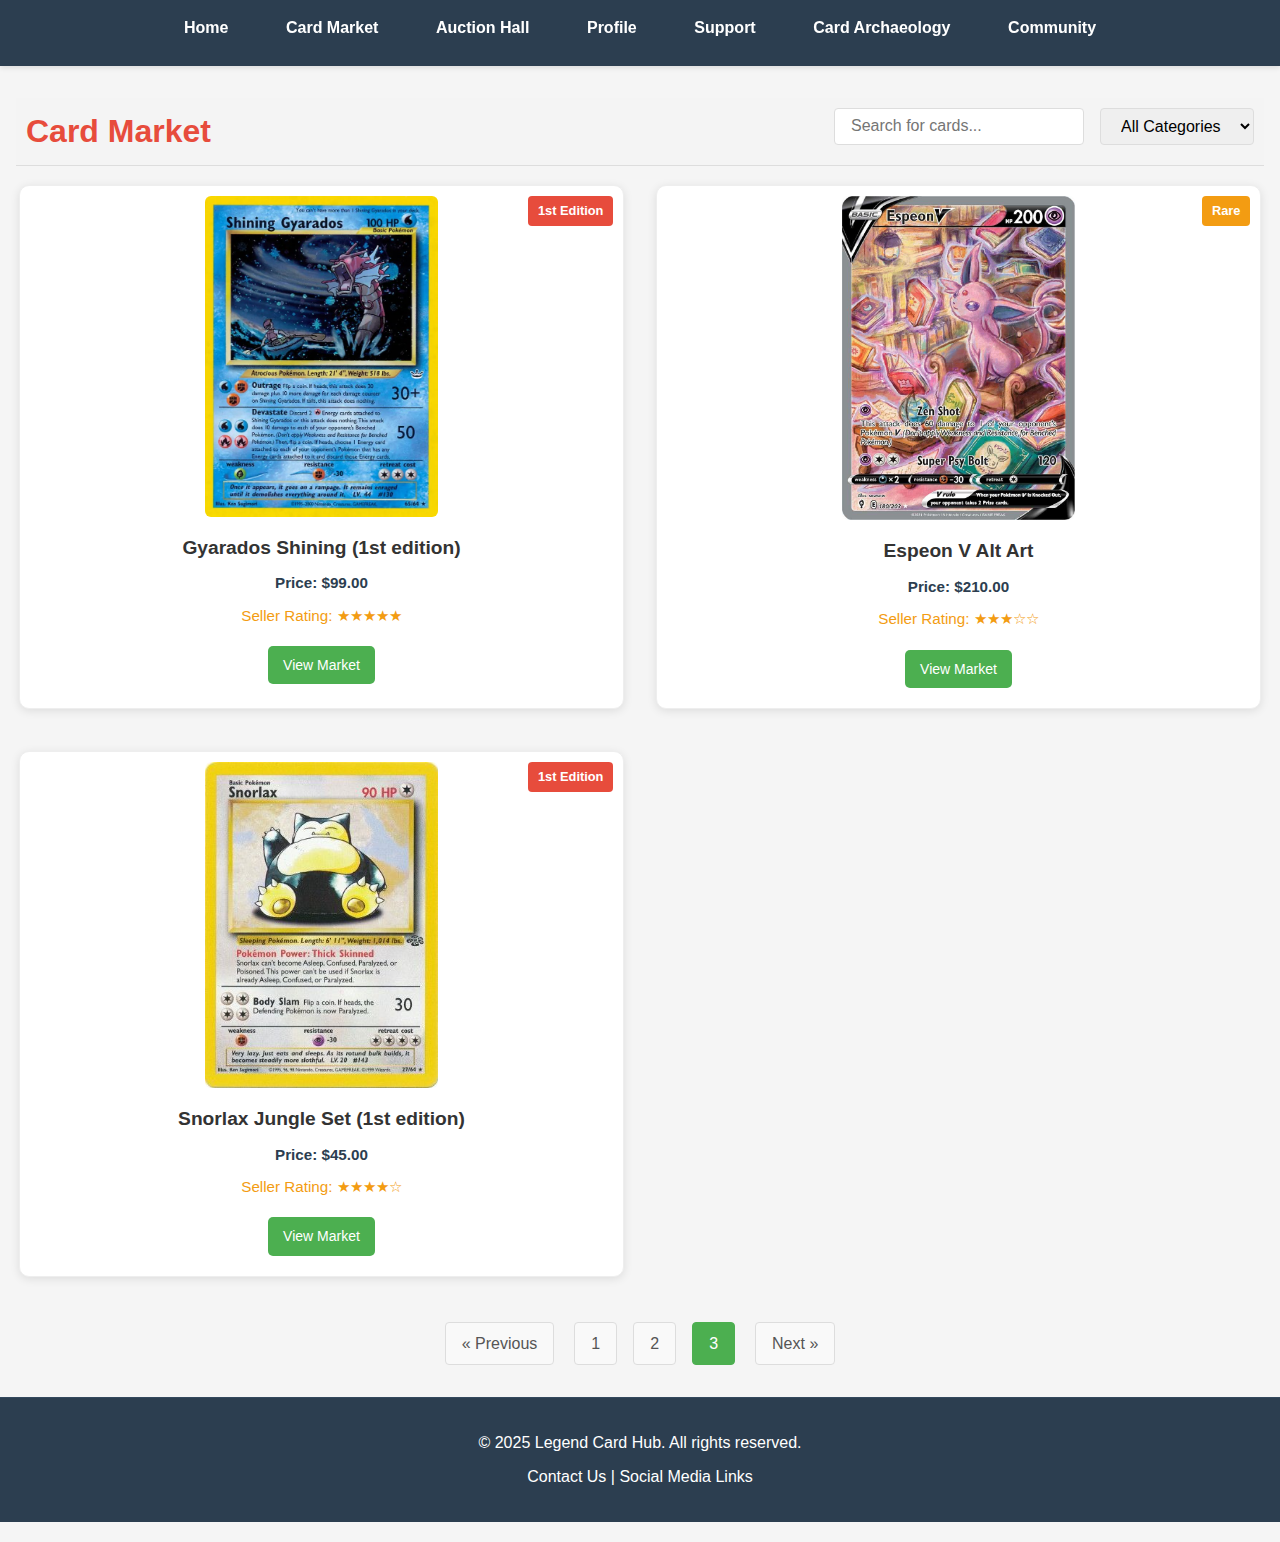
<file: market-page3.html>
<!DOCTYPE html>
<html lang="en">
<head>
    <meta charset="UTF-8">
    <meta name="viewport" content="width=device-width, initial-scale=1.0">
    <title>Card Market - Page 3 - Legend Card Hub</title>
    <link rel="stylesheet" href="style.css">
</head>
<body>
    <header>
        <nav>
            <ul>
                <li><a href="index.html">Home</a></li>
                <li><a href="market.html">Card Market</a></li>
                <li><a href="auction-ongoing.html">Auction Hall</a></li>
                <li><a href="profile.html">Profile</a></li>
                <li><a href="support.html">Support</a></li>
                <li><a href="archaeology.html">Card Archaeology</a></li>
                <li><a href="community.html">Community</a></li>
            </ul>
        </nav>
    </header>
    <main>
        <section class="market-header">
            <h1>Card Market</h1>
            <div class="search-filter">
                <input type="text" placeholder="Search for cards...">
                <select>
                    <option value="">All Categories</option>
                    <option value="pokemon">Pokemon</option>
                    <option value="rare">Rare Cards</option>
                    <option value="first-edition">First Edition</option>
                </select>
            </div>
        </section>
        <section class="card-listings">
            <div class="card-item">
                <img src="placeholder-Gyarados Shining.jpg" alt="Card Image">
                <h3>Gyarados Shining (1st edition)</h3>
                <p>Price: $99.00</p>
                <p>Seller Rating: ★★★★★</p>
		<a href="https://www.pricecharting.com/game/pokemon-neo-revelation/shining-gyarados-1st-edition-65" class="view-auction-btn">View Market</a>
            </div>
            <div class="card-item">
                <img src="placeholder-Espeon V Alt Art.jpg" alt="Card Image">
                <h3>Espeon V Alt Art</h3>
                <p>Price: $210.00</p>
                <p>Seller Rating: ★★★☆☆</p>
		<a href="https://www.pricecharting.com/game/pokemon-evolving-skies/espeon-v-180#" class="view-auction-btn">View Market</a>
            </div>
            <div class="card-item">
                <img src="placeholder-Snorlax Jungle Set.jpg" alt="Card Image">
                <h3>Snorlax Jungle Set (1st edition)</h3>
                <p>Price: $45.00</p>
                <p>Seller Rating: ★★★★☆</p>
		<a href="https://www.pricecharting.com/game/pokemon-jungle/snorlax-11" class="view-auction-btn">View Market</a>
            </div>
        </section>
        <div class="pagination">
            <a href="market-page2.html">&laquo; Previous</a>
            <a href="market.html">1</a>
            <a href="market-page2.html">2</a>
            <a href="market-page3.html" class="active">3</a>
            <a href="#">Next &raquo;</a>
        </div>
    </main>
    <footer>
        <p>&copy; 2025 Legend Card Hub. All rights reserved.</p>
        <p>Contact Us | Social Media Links</p>
    </footer>
    <script src="market.js" defer></script>
<!--Start of Tawk.to Script-->
<script type="text/javascript">
var Tawk_API=Tawk_API||{}, Tawk_LoadStart=new Date();
(function(){
var s1=document.createElement("script"),s0=document.getElementsByTagName("script")[0];
s1.async=true;
s1.src='https://embed.tawk.to/67e64434c6d6c4190baef1d4/1indnkrg6';
s1.charset='UTF-8';
s1.setAttribute('crossorigin','*');
s0.parentNode.insertBefore(s1,s0);
})();
</script>
<!--End of Tawk.to Script-->
</body>
</html>
</file>
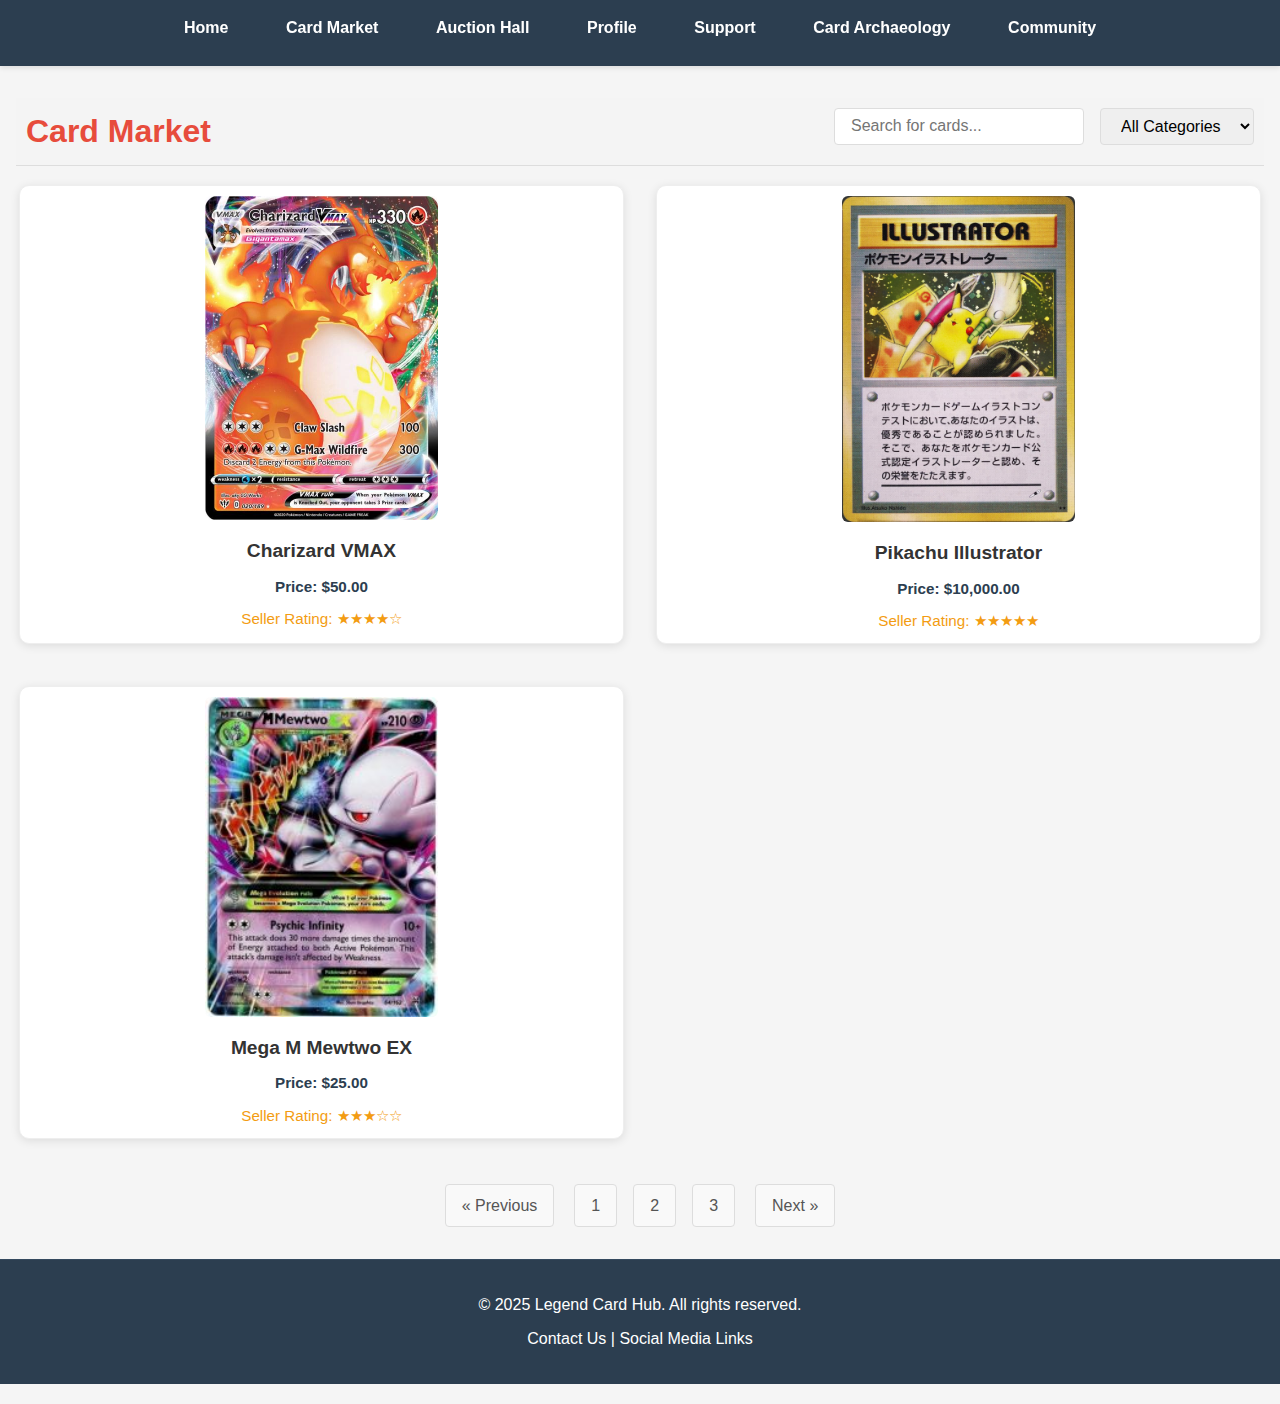
<file: market.html>
<!DOCTYPE html>
<html lang="en">
<head>
    <meta charset="UTF-8">
    <meta name="viewport" content="width=device-width, initial-scale=1.0">
    <title>Card Market - Legend Card Hub</title>
    <link rel="stylesheet" href="style.css">
</head>
<body>
    <header>
        <nav>
            <ul>
                <li><a href="index.html">Home</a></li>
                <li><a href="market.html">Card Market</a></li>
                <li><a href="auction.html">Auction Hall</a></li>
                <li><a href="profile.html">Profile</a></li>
                <li><a href="support.html">Support</a></li>
                <li><a href="archaeology.html">Card Archaeology</a></li>
                <li><a href="community.html">Community</a></li>
            </ul>
        </nav>
    </header>

    <main>
        <section class="market-header">
            <h1>Card Market</h1>
            <div class="search-filter">
                <input type="text" placeholder="Search for cards...">
                <select>
                    <option value="">All Categories</option>
                    <option value="pokemon">Pokemon</option>
                    <option value="rare">Rare Cards</option>
                    <option value="first-edition">First Edition</option>
                    </select>
            </div>
        </section>

        <section class="card-listings">
            <div class="card-item">
                <img src="placeholder-Charizard VMAX.jpg" alt="Card Image">
                <h3>Charizard VMAX</h3>
                <p>Price: $50.00</p>
                <p>Seller Rating: ★★★★☆</p>
            </div>
            <div class="card-item">
                <img src="placeholder-Pikachu Illustrator.jpg" alt="Card Image">
                <h3>Pikachu Illustrator</h3>
                <p>Price: $10,000.00</p>
                <p>Seller Rating: ★★★★★</p>
            </div>
            <div class="card-item">
                <img src="placeholder-Mega M Mewtwo EX.jpg" alt="Card Image">
                <h3>Mega M Mewtwo EX</h3>
                <p>Price: $25.00</p>
                <p>Seller Rating: ★★★☆☆</p>
            </div>
            </section>

        <div class="pagination">
            <a href="#">&laquo; Previous</a>
            <a href="#">1</a>
            <a href="#">2</a>
            <a href="#">3</a>
            <a href="#">Next &raquo;</a>
        </div>
    </main>

    <footer>
        <p>&copy; 2025 Legend Card Hub. All rights reserved.</p>
        <p>Contact Us | Social Media Links</p>
    </footer>
  <script src="script.js"></script>
<!--Start of Tawk.to Script-->
<script type="text/javascript">
var Tawk_API=Tawk_API||{}, Tawk_LoadStart=new Date();
(function(){
var s1=document.createElement("script"),s0=document.getElementsByTagName("script")[0];
s1.async=true;
s1.src='https://embed.tawk.to/67e64434c6d6c4190baef1d4/1indnkrg6';
s1.charset='UTF-8';
s1.setAttribute('crossorigin','*');
s0.parentNode.insertBefore(s1,s0);
})();
</script>
<!--End of Tawk.to Script-->
</body>
</html>
</file>
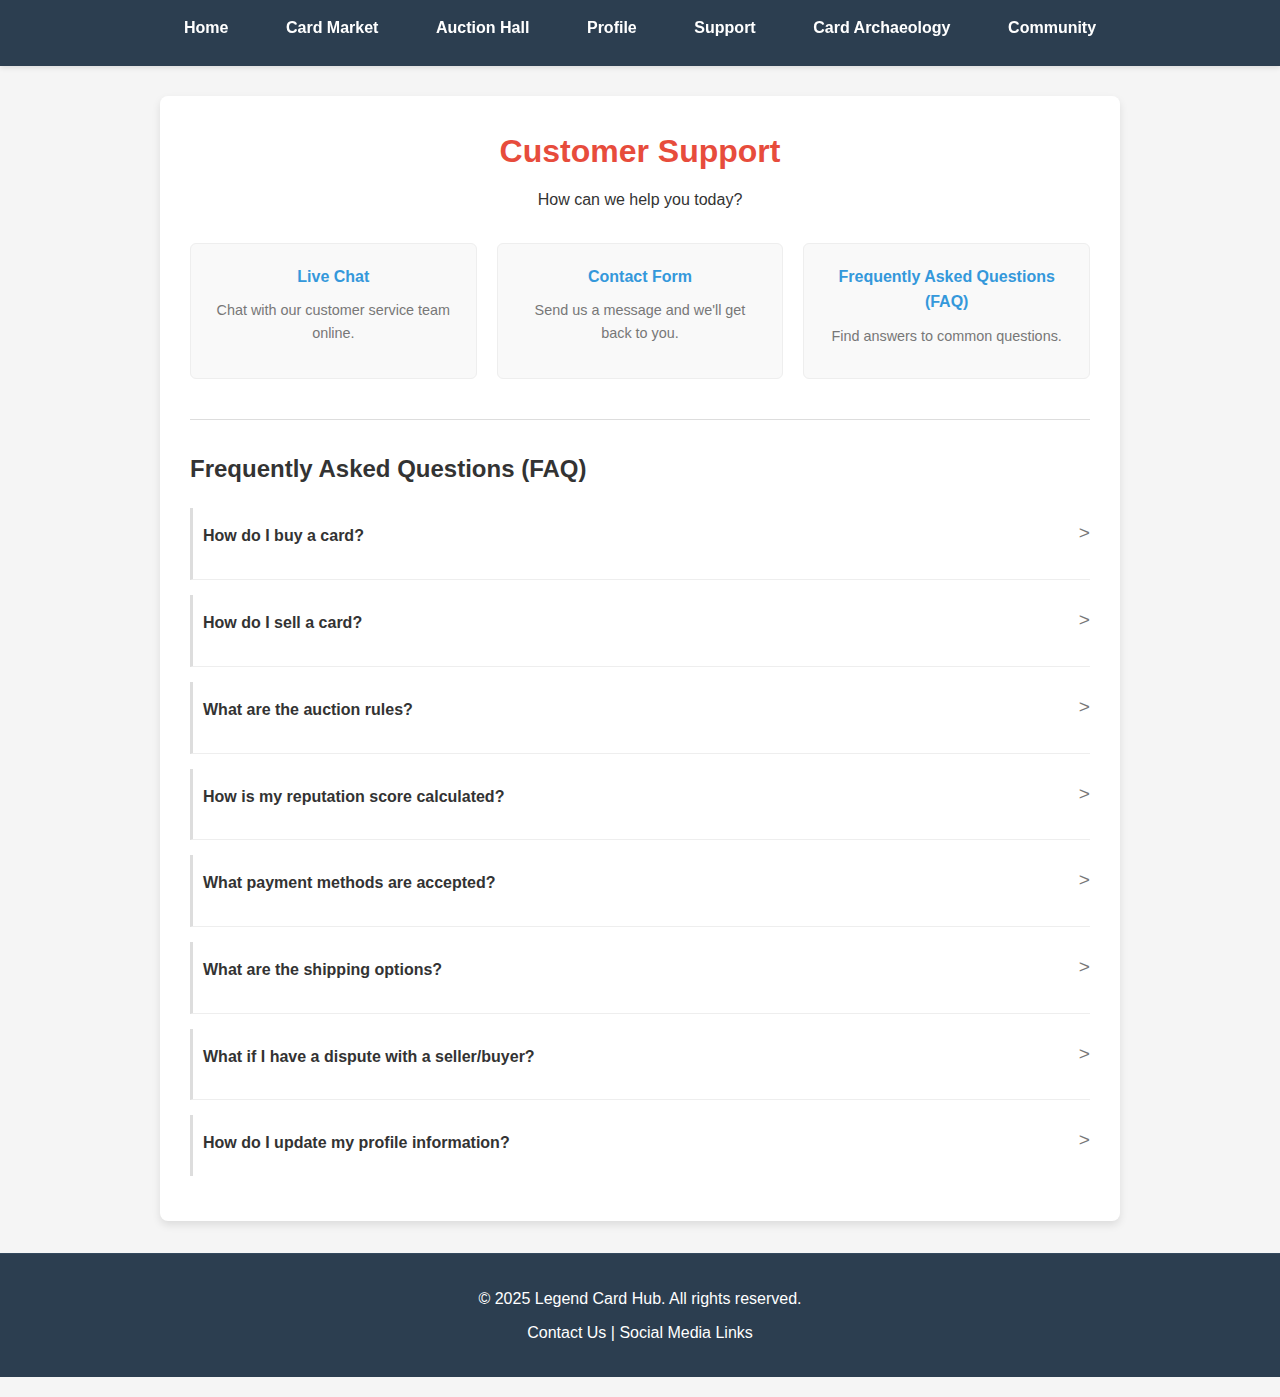
<file: support.html>
<!DOCTYPE html>
<html lang="en">
<head>
    <meta charset="UTF-8">
    <meta name="viewport" content="width=device-width, initial-scale=1.0">
    <title>Customer Support - Legend Card Hub</title>
    <link rel="stylesheet" href="style.css">
    <style>
        /* Modern Support Page Styles (with FAQ enhancements) */
        .support-container {
            max-width: 960px;
            margin: 30px auto;
            background-color: #fff;
            padding: 30px;
            border-radius: 8px;
            box-shadow: 0 4px 8px rgba(0, 0, 0, 0.1);
        }

        .support-header {
            text-align: center;
            margin-bottom: 30px;
        }

        .support-header h1 {
            color: #e74c3c;
            margin-bottom: 10px;
        }

        .support-options {
            display: grid;
            grid-template-columns: repeat(auto-fit, minmax(250px, 1fr));
            gap: 20px;
            margin-bottom: 30px;
        }

        .support-option {
            background-color: #f9f9f9;
            padding: 20px;
            border-radius: 6px;
            text-align: center;
            cursor: pointer;
            transition: background-color 0.3s ease-in-out;
            border: 1px solid #eee;
        }

        .support-option:hover {
            background-color: #eee;
        }

        .support-option h3 {
            color: #3498db;
            margin-top: 0;
            margin-bottom: 10px;
        }

        .support-option p {
            color: #777;
        }

        .support-content-area {
            border-top: 1px solid #ddd;
            padding-top: 30px;
        }

        .support-content-area h2 {
            color: #333;
            margin-bottom: 20px;
        }

        #live-chat-section {
            display: none; /* Hidden by default */
        }

        #live-chat-section iframe {
            width: 58%;
            height: 320px; /* Adjust height as needed */
            border: 1px solid #ccc;
            border-radius: 4px;
        }

        #contact-form-section {
            display: none; /* Hidden by default */
        }

        #contact-form-section form label {
            display: block;
            margin-bottom: 5px;
            font-weight: bold;
        }

        #contact-form-section form input[type="text"],
        #contact-form-section form input[type="email"],
        #contact-form-section form textarea {
            width: 100%;
            padding: 10px;
            margin-bottom: 15px;
            border: 1px solid #ccc;
            border-radius: 4px;
            box-sizing: border-box;
        }

        #contact-form-section form button[type="submit"] {
            background-color: #e74c3c;
            color: #fff;
            padding: 10px 15px;
            border: none;
            border-radius: 4px;
            cursor: pointer;
            font-size: 1em;
            transition: background-color 0.3s ease-in-out;
        }

        #contact-form-section form button[type="submit"]:hover {
            background-color: #c0392b;
        }

        #faq-section ul {
            list-style: none;
            padding: 0;
        }

        #faq-section ul li {
            margin-bottom: 15px;
            padding-left: 10px;
            border-left: 3px solid #ddd;
            transition: background-color 0.2s ease-in-out;
        }

        #faq-section ul li:hover {
            background-color: #f0f0f0;
        }

        .faq-question-container {
            display: flex;
            justify-content: space-between;
            align-items: center;
            cursor: pointer;
        }

        .faq-question {
            font-weight: bold;
            margin-bottom: 5px;
        }

        .faq-toggle-icon {
            font-size: 1.2em;
            color: #777;
            transition: transform 0.2s ease-in-out;
        }

        .faq-toggle-icon.active {
            transform: rotate(90deg);
        }

        .faq-answer {
            padding: 10px;
            margin-top: 5px;
            border-top: 1px solid #eee;
            display: none; /* Hidden by default */
        }

        .faq-answer.active {
            display: block;
        }
    </style>
</head>
<body>
    <header>
        <nav>
            <ul>
                <li><a href="index.html">Home</a></li>
                <li><a href="market.html">Card Market</a></li>
                <li><a href="auction-ongoing.html">Auction Hall</a></li>
                <li><a href="profile.html">Profile</a></li>
                <li><a href="support.html">Support</a></li>
                <li><a href="archaeology.html">Card Archaeology</a></li>
                <li><a href="community.html">Community</a></li>
            </ul>
        </nav>
    </header>

    <main class="support-container">
        <section class="support-header">
            <h1>Customer Support</h1>
            <p>How can we help you today?</p>
        </section>

        <section class="support-options">
            <div class="support-option" onclick="showSupportContent('live-chat-section')">
                <h3>Live Chat</h3>
                <p>Chat with our customer service team online.</p>
            </div>
            <div class="support-option" onclick="showSupportContent('contact-form-section')">
                <h3>Contact Form</h3>
                <p>Send us a message and we'll get back to you.</p>
            </div>
            <div class="support-option" onclick="showSupportContent('faq-section')">
                <h3>Frequently Asked Questions (FAQ)</h3>
                <p>Find answers to common questions.</p>
            </div>
        </section>

        <section class="support-content-area">
            <div id="live-chat-section">
                <h2>Live Chat</h2>
                <iframe src="placeholder-livechat.png" title="Live Chat" style="text-align:center;"></iframe>
            </div>

            <div id="contact-form-section">
                <h2>Contact Us</h2>
                <form>
                    <label for="name">Name:</label>
                    <input type="text" id="name" name="name" required>

                    <label for="email">Email:</label>
                    <input type="email" id="email" name="email" required>

                    <label for="subject">Subject:</label>
                    <input type="text" id="subject" name="subject">

                    <label for="message">Message:</label><br>
                    <textarea id="message" name="message" rows="7" required></textarea><br>

                    <button type="submit">Submit Message</button>
                </form>
            </div>

            <div id="faq-section">
                <h2>Frequently Asked Questions (FAQ)</h2>
                <ul>
                    <li onclick="toggleFAQ(this)">
                        <div class="faq-question-container">
                            <div class="faq-question">How do I buy a card?</div>
                            <span class="faq-toggle-icon">&gt;</span>
                        </div>
                        <div class="faq-answer">
                            To buy a card, navigate to the Card Market, search for the card you want, and click on the listing. Follow the prompts to add the card to your cart and complete the checkout process.
                        </div>
                    </li>
                    <li onclick="toggleFAQ(this)">
                        <div class="faq-question-container">
                            <div class="faq-question">How do I sell a card?</div>
                            <span class="faq-toggle-icon">&gt;</span>
                        </div>
                        <div class="faq-answer">
                            To sell a card, go to your Profile and select "My Listings." Click on the "List a Card" button and provide the necessary information, including card details, condition, and price.
                        </div>
                    </li>
                    <li onclick="toggleFAQ(this)">
                        <div class="faq-question-container">
                            <div class="faq-question">What are the auction rules?</div>
                            <span class="faq-toggle-icon">&gt;</span>
                        </div>
                        <div class="faq-answer">
                            Auctions have a set starting price and a time limit. Users can place bids, and the highest bidder when the time expires wins the auction. Some auctions may have a "Buy It Now" option.
                        </div>
                    </li>
                    <li onclick="toggleFAQ(this)">
                        <div class="faq-question-container">
                            <div class="faq-question">How is my reputation score calculated?</div>
                            <span class="faq-toggle-icon">&gt;</span>
                        </div>
                        <div class="faq-answer">
                            Your reputation score is based on your transaction history and the feedback you receive from other users after successful transactions. Positive feedback increases your score, while negative feedback decreases it.
                        </div>
                    </li>
                    <li onclick="toggleFAQ(this)">
                        <div class="faq-question-container">
                            <div class="faq-question">What payment methods are accepted?</div>
                            <span class="faq-toggle-icon">&gt;</span>
                        </div>
                        <div class="faq-answer">
                            We currently accept major credit cards (Visa, Mastercard, American Express) and PayPal. We are exploring adding other payment options in the future.
                        </div>
                    </li>
                    <li onclick="toggleFAQ(this)">
                        <div class="faq-question-container">
                            <div class="faq-question">What are the shipping options?</div>
                            <span class="faq-toggle-icon">&gt;</span>
                        </div>
                        <div class="faq-answer">
                            Shipping options are determined by the seller. You will see the available shipping methods and costs on the card listing page.
                        </div>
                    </li>
                    <li onclick="toggleFAQ(this)">
                        <div class="faq-question-container">
                            <div class="faq-question">What if I have a dispute with a seller/buyer?</div>
                            <span class="faq-toggle-icon">&gt;</span>
                        </div>
                        <div class="faq-answer">
                            If you encounter a dispute, please contact us through the Contact Form or Live Chat with details of the issue. We will review the case and assist in resolving it.
                        </div>
                    </li>
                    <li onclick="toggleFAQ(this)">
                        <div class="faq-question-container">
                            <div class="faq-question">How do I update my profile information?</div>
                            <span class="faq-toggle-icon">&gt;</span>
                        </div>
                        <div class="faq-answer">
                            You can update your profile information by going to your Profile page and clicking on the "Edit Profile" button. You can change your name, email, and other details there.
                        </div>
                    </li>
                </ul>
            </div>
        </section>
    </main>

    <footer>
        <p>&copy; 2025 Legend Card Hub. All rights reserved.</p>
        <p>Contact Us | Social Media Links</p>
    </footer>

    <script>
        function showSupportContent(sectionId) {
            const contentSections = document.querySelectorAll('.support-content-area > div');
            contentSections.forEach(section => {
                section.style.display = 'none';
            });
            document.getElementById(sectionId).style.display = 'block';
        }

        function toggleFAQ(listItem) {
            listItem.classList.toggle('active');
            const answer = listItem.querySelector('.faq-answer');
            const icon = listItem.querySelector('.faq-toggle-icon');

            if (answer.classList.contains('active')) {
                answer.classList.remove('active');
                icon.classList.remove('active');
            } else {
                answer.classList.add('active');
                icon.classList.add('active');
            }
        }

        // Show FAQ section by default
        document.addEventListener('DOMContentLoaded', () => {
            showSupportContent('faq-section');
        });
    </script>
<!--Start of Tawk.to Script-->
<script type="text/javascript">
var Tawk_API=Tawk_API||{}, Tawk_LoadStart=new Date();
(function(){
var s1=document.createElement("script"),s0=document.getElementsByTagName("script")[0];
s1.async=true;
s1.src='https://embed.tawk.to/67e64434c6d6c4190baef1d4/1indnkrg6';
s1.charset='UTF-8';
s1.setAttribute('crossorigin','*');
s0.parentNode.insertBefore(s1,s0);
})();
</script>
<!--End of Tawk.to Script-->
</body>
</html>
</file>
<file: style.css>
/* Global Styles */
* {
    margin: 0;
    padding: 0;
    box-sizing: border-box;
    font-family: 'Arial', sans-serif;
    margin-bottom: 10px;
}

body {
    background-color: #f5f5f5;
    color: #333;
    line-height: 1.6;
}

a {
    text-decoration: none;
    color: #0066cc;
}

a:hover {
    color: #004080;
}

/* Header Styles */
header {
    background-color: #2c3e50;
    color: #fff;
    padding: 0.95rem 0;
    box-shadow: 0 2px 5px rgba(0,0,0,0.1);
    position: sticky;
    top: 0;
    z-index: 100;
}

nav ul {
    display: flex;
    justify-content: center;
    list-style: none;
    flex-wrap: wrap;
    padding: 0;
    margin: 0;
    text-align: center;
}

nav ul li {
    margin: 0 1rem;
}

nav ul li a {
    color: #fff;
    font-weight: 600;
    padding: 0.5rem 0.8rem;
    border-radius: 4px;
    transition: all 0.3s;
}

nav ul li a:hover {
    background-color: #2d2d44;
    color: #3498db;
}

/* Active nav item */
nav ul li a.active {
    background-color: #4d4d74;
    color: #fff;
}

/* Main Content Styles */
main {
    max-width: 1400px;
    margin: 2rem auto;
    padding: 0 1rem;
}

/* Banner */
.banner {
    text-align: center;
    margin-bottom: 20px;
    position: relative;
    overflow: hidden;
    border-radius: 10px;
    box-shadow: 0 4px 8px rgba(0, 0, 0, 0.1);
}

.banner img {
    display: block;
    width: 100%;
    height: auto;
    animation: fadeSlide 8s infinite;
}

@keyframes fadeSlide {
    0% { opacity: 0.8; }
    33% { opacity: 1; }
    66% { opacity: 1; }
    100% { opacity: 0.8; }
}

/* Core Features */
.core-features {
    display: grid;
    grid-template-columns: repeat(auto-fit, minmax(250px, 1fr));
    gap: 15px;
    margin-bottom: 10px;
}

.feature-item {
    text-align: center;
    padding: 10px;
    background-color: #fff;
    border-radius: 8px;
    box-shadow: 0 2px 5px rgba(0, 0, 0, 0.1);
    transition: transform 0.2s ease-in-out;
}

.feature-item:hover {
    transform: scale(1.05);
}

.feature-item img {
    max-width: 55px;
    margin-bottom: 5px;
    filter: drop-shadow(2px 2px 3px rgba(0, 0, 0, 0.2));
}

.feature-item h2 {
    color: #3498db;
    margin-top: 0;
}

/* Latest Updates */
.latest-updates {
    background-color: #fff;
    padding: 10px;
    border-radius: 5px;
    box-shadow: 0 2px 5px rgba(0, 0, 0, 0.1);
    margin-bottom: 1px;
}

.latest-updates h2 {
    color: #e74c3c;
    border-bottom: 2px solid #e74c3c;
    padding-bottom: 1px;
    margin-top: 0;
}

.latest-updates ul {
    list-style: none;
    padding: 0;
}

.latest-updates li {
    margin-bottom: 3px;
    padding-left: 20px;
    border-left: 3px solid #ddd;
    transition: background-color 0.2s ease-in-out;
}

.latest-updates li:hover {
    background-color: #f0f0f0;
}

/* Market Page Styles */
.market-header {
    display: flex;
    justify-content: space-between;
    align-items: center;
    margin-bottom: 1rem;
    flex-wrap: wrap;
    text-align: center;
    padding: 0px 10px;
    background-color: #f4f4f4;
    border-bottom: 1px solid #ddd;
}

.market-header h1 {
    font-size: 2.0rem;
    color: #e74c3c;
    margin-bottom: 0rem;
}

.search-filter {
    display: flex;
    justify-content: center;
    gap: 1rem;
    flex-wrap: wrap;
    margin-top: 10px;
}

.search-filter input, .search-filter select {
    padding: 0.5rem 1rem;
    border: 1px solid #ddd;
    border-radius: 4px;
    font-size: 1rem;
}

.search-filter input {
    width: 250px;
    flex-grow: 1;
    max-width: 300px;
}

.search-filter select {
    min-width: 100px;
    cursor: pointer;
}

.search-filter button {
    padding: 0.7rem 1.2rem;
    background-color: #2c3e50;
    color: #fff;
    border: none;
    border-radius: 6px;
    cursor: pointer;
    transition: background-color 0.3s;
}

.search-filter button:hover {
    background-color: #2d2d44;
}

/* Card Listings Styles */
.card-listings {
    display: grid;
    grid-template-columns: repeat(auto-fill, minmax(400px, 1fr));
    gap: 2rem;
    margin-bottom: 2rem;
    padding: 3px;
}

.card-item {
    background-color: #fff;
    border-radius: 10px;
    overflow: hidden;
    box-shadow: 0 2px 10px rgba(0,0,0,0.1);
    transition: transform 0.3s, box-shadow 0.3s;
    padding: 10px;
    text-align: center;
    border: 1px solid #eee;
}

.card-item:hover {
    transform: translateY(-5px);
    box-shadow: 0 5px 15px rgba(0,0,0,0.2);
}

.card-item img {
    width: 40%;
    height: auto;
    margin: auto;
    object-fit: cover;
    border-bottom: 0px solid #eee;
    border-radius: 6px;
    margin-bottom: 0px;
}

.card-item h3 {
    padding: 1rem 1rem 0.5rem;
    font-size: 1.2rem;
    color: #333;
    margin-top: 0;
    margin-bottom: 0px;
}

.card-item p {
    padding: 0 1rem 0.5rem;
    color: #555;
    margin-bottom: 0px;
    font-size: 0.95em;
}

.card-item p:last-child {
    padding-bottom: 0rem;
}

.card-item a, .card-item button {
    display: inline-block;
    margin: 10px;
    padding: 8px 15px;
    background-color: #4CAF50;
    color: white;
    text-decoration: none;
    border-radius: 5px;
    border: none;
    cursor: pointer;
    font-size: 14px;
    transition: background-color 0.3s ease;
}

.card-item a:hover, .card-item button:hover {
    background-color: #45a049;
}

/* Price styling */
.card-item p:nth-of-type(1) {
    font-weight: bold;
    color: #2c3e50;
}

/* Rating styling */
.card-item p:nth-of-type(2) {
    color: #f39c12;
}

/* Pagination Styles */
.pagination {
    display: flex;
    justify-content: center;
    align-items: center;
    margin: 2rem 0;
    gap: 0.5rem;
    text-align: center;
}

.pagination a {
    padding: 0.5rem 1rem;
    border: 1px solid #ddd;
    border-radius: 4px;
    color: #555;
    transition: background-color 0.3s, color 0.3s;
    display: inline-block;
    text-decoration: none;
    background-color: #f9f9f9;
    margin: 0 4px;
}

.pagination a:hover, .pagination a.active {
    background-color: #2c3e50;
    color: #fff;
    border-color: #2c3e50;
}

.pagination a.active {
    background-color: #4CAF50;
    color: white;
    border-color: #4CAF50;
}

.pagination a:first-child {
    margin-right: 8px;
}

.pagination a:last-child {
    margin-left: 8px;
}

.pagination a[style*="hidden"] {
    visibility: hidden !important;
}

/* No results message */
.no-results {
    text-align: center;
    font-size: 1.2rem;
    color: #777;
    margin: 3rem 0;
    padding: 2rem;
    background-color: #fff;
    border-radius: 8px;
    box-shadow: 0 2px 10px rgba(0,0,0,0.05);
}

/* Loading indicator */
.loading {
    text-align: center;
    margin: 2rem 0;
}

.loading::after {
    content: "Loading...";
    display: inline-block;
    font-size: 1.2rem;
    color: #2c3e50;
    animation: ellipsis 1.5s infinite;
}

@keyframes ellipsis {
    0% { content: "Loading."; }
    33% { content: "Loading.."; }
    66% { content: "Loading..."; }
}

/* Auction Styles */
/* Common auction styles */
.auction-header {
    padding: 0px 0;
    color: #e74c3c;
    font-size: 1.5rem;
    text-align: center;
}

.auction-controls {
    display: flex;
    justify-content: space-between;
    align-items: center;
    margin: 20px auto;
    max-width: 1200px;
    padding: 0 20px;
}

/* Navigation links instead of tabs */
.auction-navigation {
    display: flex;
    gap: 10px;
}

.auction-navigation a {
    padding: 10px 20px;
    background-color: #f0f0f0;
    border-radius: 5px;
    text-decoration: none;
    color: #333;
    font-weight: 500;
    transition: all 0.3s ease;
    font-size: 1.0rem;
}

.auction-navigation a.active {
    background-color: #4CAF50;
    color: white;
}

.auction-navigation a:hover:not(.active) {
    background-color: #e0e0e0;
}

.auction-search-container {
    width: 300px;
}

.auction-search {
    width: 100%;
    padding: 10px;
    border: 1px solid #ddd;
    border-radius: 5px;
    font-size: 1.0rem;
}

/* Auction Listings */
.auction-listings {
    display: grid;
    grid-template-columns: repeat(auto-fill, minmax(300px, 1fr));
    gap: 20px;
    max-width: 1200px;
    margin: 0 auto;
    padding: 20px;
}

.auction-item {
    border: 1px solid #ddd;
    border-radius: 8px;
    overflow: hidden;
    box-shadow: 0 2px 5px rgba(0, 0, 0, 0.1);
    transition: transform 0.3s ease;
    background-color: white;
    position: relative;
    font-size: 1.0rem;
}

.auction-item:hover {
    transform: translateY(-5px);
    box-shadow: 0 5px 15px rgba(0, 0, 0, 0.2);
}

.auction-item img {
    width: 100%;
    height: 200px;
    object-fit: contain;
    background-color: #f9f9f9;
}

.auction-item h3 {
    padding: 10px 15px;
    margin: 0;
    font-size: 18px;
    border-bottom: 1px solid #eee;
}

.auction-item p {
    padding: 8px 15px;
    margin: 0;
    color: #555;
}

.auction-item a, .auction-item button {
    display: inline-block;
    margin: 15px;
    padding: 8px 15px;
    background-color: #4CAF50;
    color: white;
    text-decoration: none;
    border-radius: 5px;
    border: none;
    cursor: pointer;
    font-size: 14px;
    transition: background-color 0.3s ease;
}

.auction-item a:hover, .auction-item button:hover {
    background-color: #45a049;
}

/* Specific button styles */
.place-bid-btn {
    background-color: #2196F3;
}

.place-bid-btn:hover {
    background-color: #0b7dda;
}

.notify-btn {
    background-color: #FF9800;
}

.notify-btn:hover {
    background-color: #e68a00;
}

.notify-btn.notified {
    background-color: #4CAF50;
}

.view-results-btn {
    background-color: #9C27B0;
}

.view-results-btn:hover {
    background-color: #7B1FA2;
}

/* Time display styles */
.time-info {
    color: #e53935;
    font-weight: bold;
}

/* Status styles */
.auction-item.ended .time-info {
    color: #f44336;
}

.auction-item.starting .time-info {
    color: #4CAF50;
}

/* Past auctions specific styling */
.past-item {
    opacity: 0.9;
}

.past-item .time-info {
    color: #757575;
}

/* Responsive design */
@media (max-width: 768px) {
    .auction-controls {
        flex-direction: column;
        gap: 15px;
    }
    
    .auction-search-container {
        width: 100%;
    }
    
    .auction-listings {
        grid-template-columns: repeat(auto-fill, minmax(250px, 1fr));
    }
}

/* Add active state to navigation */
nav ul li a.active {
    background-color: #4CAF50;
    color: white;
}

/* Footer Styles */
footer {
    background-color: #2c3e50;
    color: #fff;
    text-align: center;
    padding: 1.5rem 0;
    margin-top: 2rem;
    border-top: 1px solid #34495e;
}

footer p {
    margin: 0.5rem 0;
}

/* Card Hover Effects */
.card-item {
    position: relative;
}

.card-item::before {
    content: '';
    position: absolute;
    top: 0;
    left: 0;
    width: 100%;
    height: 100%;
    background: rgba(26, 26, 46, 0.1);
    opacity: 0;
    transition: opacity 0.3s;
    pointer-events: none;
    z-index: 1;
}

.card-item:hover::before {
    opacity: 1;
}

/* First Edition Badge */
.first-edition {
    position: relative;
}

.first-edition::after {
    content: '1st Edition';
    position: absolute;
    top: 10px;
    right: 10px;
    background-color: #e74c3c;
    color: white;
    padding: 0.3rem 0.6rem;
    border-radius: 4px;
    font-size: 0.8rem;
    font-weight: bold;
    z-index: 2;
}

/* Rare Card Badge */
.rare-card {
    position: relative;
}

.rare-card::after {
    content: 'Rare';
    position: absolute;
    top: 10px;
    right: 10px;
    background-color: #f39c12;
    color: white;
    padding: 0.3rem 0.6rem;
    border-radius: 4px;
    font-size: 0.8rem;
    font-weight: bold;
    z-index: 2;
}

/* Back to Top Button */
.back-to-top {
    position: fixed;
    bottom: 20px;
    right: 20px;
    background-color: #2c3e50;
    color: #fff;
    width: 40px;
    height: 40px;
    border-radius: 50%;
    display: flex;
    justify-content: center;
    align-items: center;
    cursor: pointer;
    opacity: 0;
    transition: opacity 0.3s;
    z-index: 99;
}

.back-to-top.visible {
    opacity: 0.8;
}

.back-to-top:hover {
    opacity: 1;
}

/* Filter Pills */
.active-filters {
    display: flex;
    flex-wrap: wrap;
    gap: 0.5rem;
    margin-bottom: 1.5rem;
}

.filter-pill {
    display: inline-flex;
    align-items: center;
    background-color: #2c3e50;
    color: #fff;
    padding: 0.3rem 0.7rem;
    border-radius: 20px;
    font-size: 0.9rem;
}

.filter-pill .remove {
    margin-left: 0.5rem;
    cursor: pointer;
    font-weight: bold;
}

/* Support Page Styles */
.support-container {
    max-width: 960px;
    margin: 30px auto;
    background-color: #fff;
    padding: 30px;
    border-radius: 8px;
    box-shadow: 0 4px 8px rgba(0, 0, 0, 0.1);
}

.support-header {
    text-align: center;
    margin-bottom: 30px;
}

.support-header h1 {
    color: #e74c3c;
    margin-bottom: 10px;
}

.support-options {
    display: flex;
    justify-content: center;
    gap: 20px;
    margin-bottom: 30px;
}

.support-option {
    background-color: #f9f9f9;
    padding: 15px 20px;
    border-radius: 6px;
    text-align: center;
    cursor: pointer;
    transition: background-color 0.3s ease-in-out, transform 0.2s ease-in-out;
    border: 1px solid #eee;
}

.support-option:hover {
    background-color: #eee;
    transform: translateY(-2px);
}

.support-option.active {
    background-color: #3498db;
    color: #fff;
    border-color: #3498db;
}

.support-option h3 {
    color: inherit;
    margin-top: 0;
    margin-bottom: 5px;
    font-size: 1em;
}

.support-option p {
    color: #777;
    font-size: 0.9em;
}

.support-content-area {
    border-top: 1px solid #ddd;
    padding-top: 30px;
}

.support-content-area h2 {
    color: #333;
    margin-bottom: 20px;
}

#live-chat-section {
    display: none;
    margin: auto;
}

#live-chat-section iframe {
    width: 58%;
    height: 320px; /* Adjust height as needed */
    border: 1px solid #ccc;
    border-radius: 4px;
}

#contact-form-section {
    display: none;
}

#contact-form-section form label {
    display: block;
    margin-bottom: 5px;
    font-weight: bold;
}

#contact-form-section form input[type="text"],
#contact-form-section form input[type="email"],
#contact-form-section form textarea {
    width: 100%;
    padding: 10px;
    margin-bottom: 15px;
    border: 1px solid #ccc;
    border-radius: 4px;
    box-sizing: border-box;
}

#contact-form-section form button[type="submit"] {
    background-color: #e74c3c;
    color: #fff;
    padding: 10px 15px;
    border: none;
    border-radius: 4px;
    cursor: pointer;
    font-size: 1em;
    transition: background-color 0.3s ease-in-out;
}

#contact-form-section form button[type="submit"]:hover {
    background-color: #c0392b;
}

#faq-section ul {
    list-style: none;
    padding: 0;
}

#faq-section ul li {
    margin-bottom: 15px;
    padding-left: 0;
    border-left: none;
    transition: background-color 0.2s ease-in-out;
    border-bottom: 1px solid #eee;
}

#faq-section ul li:last-child {
    border-bottom: none;
}

#faq-section ul li:hover {
    background-color: #f0f0f0;
}

.faq-question-container {
    display: flex;
    justify-content: space-between;
    align-items: center;
    cursor: pointer;
    padding: 10px 0;
}

.faq-question {
    font-weight: bold;
    margin-bottom: 0;
}

.faq-toggle-icon {
    font-size: 1.2em;
    color: #777;
    transition: transform 0.2s ease-in-out;
}

.faq-toggle-icon.active {
    transform: rotate(90deg);
}

.faq-answer {
    padding: 10px 0 15px 0;
    margin-top: 0;
    border-top: 1px solid #eee;
    display: none;
}

.faq-answer.active {
    display: block;
}

/* Placeholder Image Styles */
.card-item img[src^="placeholder"] {
    background: linear-gradient(135deg, #e0f7fa, #80deea, #4dd0e1);
    display: flex;
    align-items: center;
    justify-content: center;
    font-size: 0;
}

.card-item img[src^="placeholder"]::after {
    content: 'Card Image';
    font-size: 1rem;
    color: #555;
}

/* Responsive Styles */
@media (max-width: 768px) {
    nav ul {
        flex-direction: column;
        align-items: center;
    }
    
    nav ul li {
        margin: 0.5rem 0;
        display: block;
    }
    
    .market-header {
        flex-direction: column;
        align-items: flex-start;
    }
    
    .search-filter {
        width: 100%;
        margin-top: 1rem;
        flex-direction: column;
        align-items: flex-start;
    }
    
    .search-filter input, 
    .search-filter select {
        width: 100%;
        margin-bottom: 10px;
        margin-left: 0;
    }
    
    .card-listings {
        grid-template-columns: repeat(auto-fill, minmax(200px, 1fr));
    }
}
</file>
<file: login-styles.css>
/**
 * Modernized Login Styles for Legend Card Hub
 * 
 * Features:
 * - Glassmorphism UI
 * - Refined color palette (Legendary Theme)
 * - Modern typography
 * - Smooth interactive states
 */

:root {
    --primary-color: #6366f1;
    --primary-hover: #4f46e5;
    --secondary-color: #ec4899;
    --accent-color: #06b6d4;
    --bg-dark: #0f172a;
    --bg-light: #ffffff;
    --text-main: #1e293b;
    --text-muted: #64748b;
    --error-red: #ef4444;
    --success-green: #22c55e;
    --glass-bg: rgba(255, 255, 255, 0.85);
    --glass-border: rgba(255, 255, 255, 0.3);
    --shadow-sm: 0 1px 2px 0 rgb(0 0 0 / 0.05);
    --shadow-md: 0 4px 6px -1px rgb(0 0 0 / 0.1);
    --shadow-lg: 0 20px 25px -5px rgb(0 0 0 / 0.1);
}

/* Import Inter font for a more modern look */
@import url('https://fonts.googleapis.com/css2?family=Inter:wght@300;400;500;600;700;800&display=swap');

/* Reset/Base for Modal */
.login-modal-container * {
    font-family: 'Inter', -apple-system, BlinkMacSystemFont, "Segoe UI", Roboto, sans-serif;
    box-sizing: border-box;
}

/* Login Modal Container */
.login-modal-container {
    position: fixed;
    inset: 0;
    background-color: rgba(15, 23, 42, 0.8);
    display: flex;
    align-items: center;
    justify-content: center;
    z-index: 1000;
    backdrop-filter: blur(12px);
    transition: all 0.3s ease;
}

/* Login Modal */
.login-modal {
    background: var(--glass-bg);
    backdrop-filter: blur(24px);
    border-radius: 24px;
    box-shadow: var(--shadow-lg), 0 0 0 1px var(--glass-border);
    width: 100%;
    max-width: 440px;
    overflow: hidden;
    position: relative;
    animation: modalSlideUp 0.4s cubic-bezier(0.16, 1, 0.3, 1);
}

@keyframes modalSlideUp {
    0% { transform: translateY(20px); opacity: 0; }
    100% { transform: translateY(0); opacity: 1; }
}

/* Close Button */
.login-close-btn {
    position: absolute;
    top: 20px;
    right: 20px;
    font-size: 20px;
    color: var(--text-muted);
    cursor: pointer;
    z-index: 10;
    width: 36px;
    height: 36px;
    display: flex;
    align-items: center;
    justify-content: center;
    border-radius: 12px;
    background: rgba(255, 255, 255, 0.5);
    border: 1px solid var(--glass-border);
    transition: all 0.2s cubic-bezier(0.4, 0, 0.2, 1);
}

.login-close-btn:hover {
    background: white;
    color: var(--text-main);
    transform: rotate(90deg);
}

/* Form Container */
#login-form-container,
#signup-form-container {
    padding: 48px 40px;
}

/* Pokemon Header */
.pokemon-header {
    text-align: center;
    margin-bottom: 24px;
}

.pokemon-logo {
    font-size: 28px;
    font-weight: 800;
    background: linear-gradient(135deg, var(--primary-color), var(--secondary-color));
    -webkit-background-clip: text;
    -webkit-text-fill-color: transparent;
    letter-spacing: -0.025em;
}

/* Toggle Container */
.toggle-container {
    display: flex;
    background: rgba(15, 23, 42, 0.05);
    border-radius: 16px;
    padding: 4px;
    margin: 0 40px 32px;
    position: relative;
}

.toggle-btn {
    flex: 1;
    padding: 10px;
    text-align: center;
    border: none;
    background: transparent;
    cursor: pointer;
    font-weight: 600;
    font-size: 14px;
    color: var(--text-muted);
    transition: all 0.2s ease;
    border-radius: 12px;
    z-index: 2;
}

.toggle-btn.active {
    color: var(--text-main);
}

.toggle-slider {
    position: absolute;
    top: 4px;
    left: 4px;
    width: calc(50% - 4px);
    height: calc(100% - 8px);
    background: white;
    border-radius: 12px;
    box-shadow: var(--shadow-md);
    transition: transform 0.3s cubic-bezier(0.4, 0, 0.2, 1);
    z-index: 1;
}

.toggle-slider.signup {
    transform: translateX(100%);
}

/* Form Title */
.form-title {
    text-align: center;
    margin-bottom: 32px;
    color: var(--text-main);
    font-size: 24px;
    font-weight: 700;
    letter-spacing: -0.025em;
}

/* Form Group */
.form-group {
    margin-bottom: 20px;
}

/* Form Input */
.form-input {
    width: 100%;
    padding: 12px 16px;
    border: 1px solid rgba(15, 23, 42, 0.1);
    border-radius: 12px;
    font-size: 15px;
    font-weight: 500;
    color: var(--text-main);
    transition: all 0.2s ease;
    background: white;
}

.form-input:focus {
    outline: none;
    border-color: var(--primary-color);
    box-shadow: 0 0 0 4px rgba(99, 102, 241, 0.1);
}

.form-input::placeholder {
    color: var(--text-muted);
}

/* Password Container */
.password-container {
    position: relative;
}

.password-toggle {
    position: absolute;
    right: 12px;
    top: 50%;
    transform: translateY(-50%);
    background: none;
    border: none;
    cursor: pointer;
    font-size: 18px;
    color: var(--text-muted);
    padding: 4px;
    display: flex;
    align-items: center;
    justify-content: center;
    border-radius: 8px;
    transition: all 0.2s ease;
}

.password-toggle:hover {
    color: var(--text-main);
    background: rgba(15, 23, 42, 0.05);
}

/* Error Messages */
.error-message {
    color: var(--error-red);
    font-size: 13px;
    font-weight: 600;
    margin-bottom: 20px;
    padding: 12px;
    background: rgba(239, 68, 68, 0.1);
    border-radius: 12px;
    display: none;
    text-align: left;
    border: 1px solid rgba(239, 68, 68, 0.2);
    animation: shake 0.5s cubic-bezier(.36,.07,.19,.97) both;
}

@keyframes shake {
    10%, 90% { transform: translateX(-1px); }
    20%, 80% { transform: translateX(2px); }
    30%, 50%, 70% { transform: translateX(-4px); }
    40%, 60% { transform: translateX(4px); }
}

/* Submit Button */
.submit-btn {
    width: 100%;
    padding: 14px;
    background: var(--primary-color);
    color: white;
    border: none;
    border-radius: 12px;
    font-size: 15px;
    font-weight: 600;
    cursor: pointer;
    transition: all 0.2s cubic-bezier(0.4, 0, 0.2, 1);
    margin-top: 8px;
}

.submit-btn:hover {
    background: var(--primary-hover);
    transform: translateY(-1px);
    box-shadow: 0 4px 12px rgba(99, 102, 241, 0.2);
}

.submit-btn:active {
    transform: translateY(0);
}

/* Forgot Password */
.forgot-password {
    text-align: center;
    margin-top: 24px;
}

.forgot-password a {
    color: var(--text-muted);
    text-decoration: none;
    font-size: 13px;
    font-weight: 500;
    transition: all 0.2s ease;
}

.forgot-password a:hover {
    color: var(--primary-color);
}

/* Navigation Auth Buttons */
.auth-buttons {
    display: flex;
    align-items: center;
    gap: 12px;
}

#login-btn,
#logout-btn {
    padding: 10px 20px;
    border-radius: 12px;
    font-size: 14px;
    font-weight: 600;
    cursor: pointer;
    transition: all 0.2s ease;
    border: 1px solid transparent;
}

#login-btn {
    background: #6366f1;
    color: white;
}

#login-btn:hover {
    background: #4f46e5;
    transform: translateY(-1px);
    box-shadow: 0 4px 12px rgba(99, 102, 241, 0.2);
}

#logout-btn {
    background: #ec4899;
    color: var(--text-main);
    border-color: rgba(15, 23, 42, 0.1);
}

#logout-btn:hover {
    background: #e71a7f;
    transform: translateY(-1px);
    box-shadow: 0 6px 15px rgba(99, 102, 241, 0.2);
}

#user-display {
    font-size: 14px;
    font-weight: 600;
    color: yellow;
    padding-right: 8px;
}

/* Responsive adjustments */
@media (max-width: 480px) {
    .login-modal {
        max-width: 92%;
        margin: 0 16px;
    }
    
    .toggle-container {
        margin: 0 24px 24px;
    }
    
    #login-form-container,
    #signup-form-container {
        padding: 40px 24px;
    }
}
</file>
